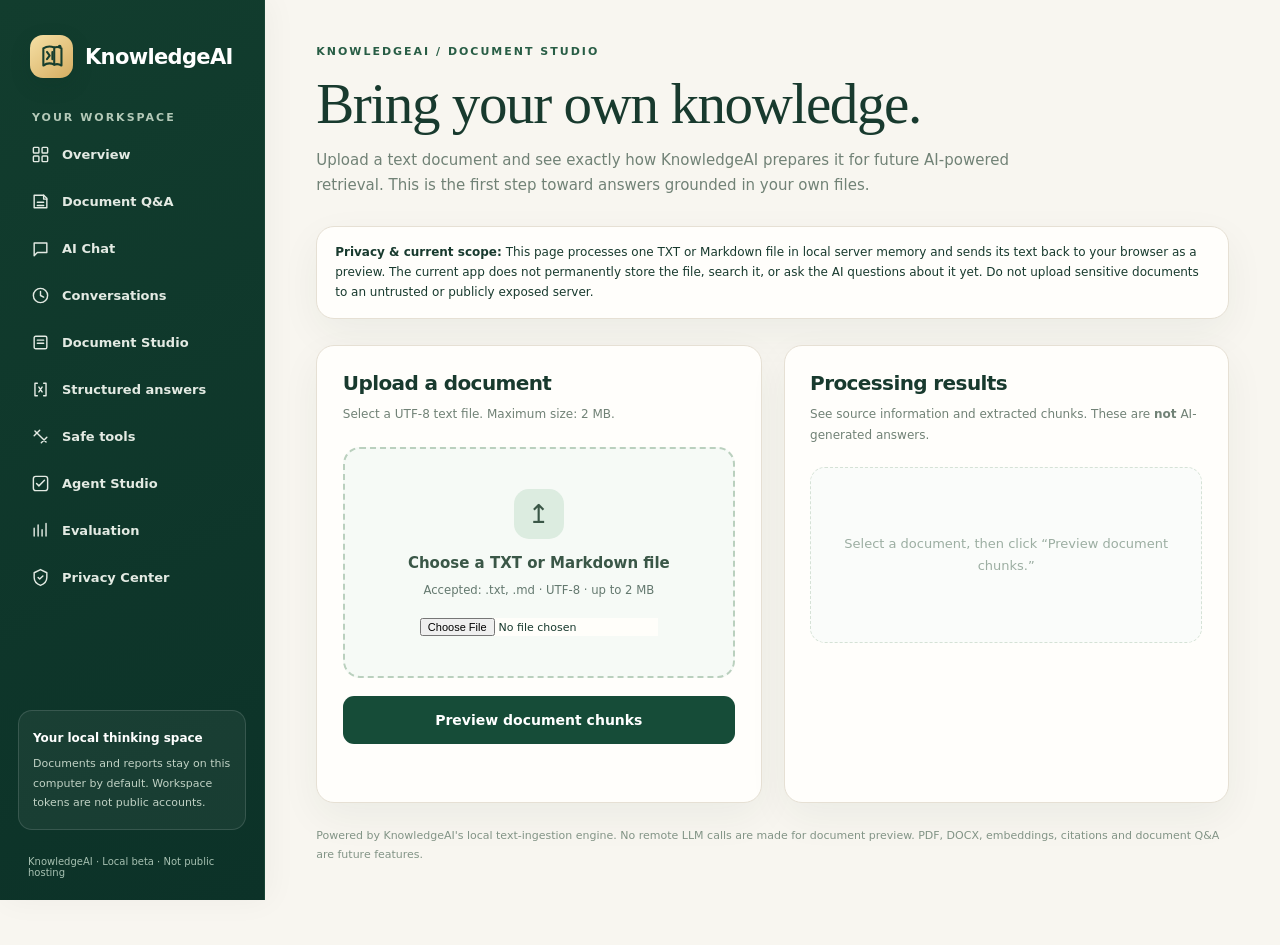
<file: frontend/documents.html>
<!doctype html>
<html lang="en">
<head>
  <meta charset="utf-8">
  <meta name="viewport" content="width=device-width, initial-scale=1">
  <meta name="theme-color" content="#f7f8f3">
  <title>KnowledgeAI · Document Studio</title>
  <style>
    :root{font-family:Inter,"Segoe UI",Arial,sans-serif;--ink:#1e332d;--muted:#64796f;--accent:#315e54;--paper:#f7f8f3;--line:#dee9df;--bg:#fff}
    *{box-sizing:border-box}body{margin:0;min-height:100vh;background:radial-gradient(ellipse at 85% 0%,#e1f0e5,transparent 50%),var(--paper);color:var(--ink);font-size:14px}
    a{color:inherit;text-decoration:none}button,input{font:inherit}button{cursor:pointer}:focus-visible{outline:3px solid #99c1a1;outline-offset:3px}
    header{border-bottom:1px solid var(--line);background:#ffffffc9;backdrop-filter:blur(12px)}.head{max-width:1100px;padding:19px 25px;margin:auto;display:flex;justify-content:space-between;align-items:center;gap:12px}
    .brand{font-size:22px;font-weight:850;letter-spacing:-.9px}.brand span{color:#548b72}.nav{display:flex;gap:11px;align-items:center}.nav a{padding:11px 14px;border-radius:11px;color:var(--muted);font-size:12px;font-weight:700}.nav a:hover,.nav a.active{background:#e9f1e8;color:#315e54}
    main{max-width:1100px;margin:0 auto;padding:45px 25px 60px}.eyebrow{font-size:11px;text-transform:uppercase;letter-spacing:2px;font-weight:850;color:#62816b}h1{font-size:clamp(34px,5vw,57px);letter-spacing:-2px;line-height:1.1;margin:15px 0 12px}.intro{font-size:15px;line-height:1.8;color:#6a8072;max-width:750px;margin:0 0 27px}
    .banner{border:1px solid #d6e5d8;background:#edf7ec;border-radius:15px;padding:15px 18px;color:#416b51;margin:0 0 26px;font-size:12px;line-height:1.7}
    .layout{display:grid;grid-template-columns:minmax(0,1fr) minmax(0,1fr);gap:22px}.panel{background:var(--bg);border:1px solid var(--line);border-radius:20px;padding:26px;box-shadow:0 14px 30px #284c3610;min-width:0}.panel h2{font-size:20px;letter-spacing:-.6px;margin:0 0 9px}.sub{color:var(--muted);line-height:1.7;font-size:12px;margin:0 0 22px}
    .drop{display:block;border:2px dashed #bad0be;background:#f6faf6;padding:40px 22px;border-radius:17px;text-align:center;cursor:pointer;transition:.18s}.drop:hover,.drop:focus-within{border-color:#558e70;background:#eff7ef}.drop-icon{margin:0 auto 15px;width:50px;height:50px;background:#dcece0;border-radius:15px;display:grid;place-items:center;font-size:26px}.drop strong{display:block;font-size:15px}.drop small{display:block;color:var(--muted);margin-top:9px;line-height:1.6}.drop input{margin-top:18px;max-width:100%;font-size:11px;color:#4f7660}
    .button{margin-top:18px;width:100%;border:0;border-radius:12px;padding:16px 20px;background:var(--accent);color:#fff;font-weight:750}.button:hover:not(:disabled){background:#244e43}.button:disabled{opacity:.55;cursor:not-allowed}.error{color:#ae3f41;min-height:20px;font-size:12px;margin:13px 0 0;white-space:pre-wrap}
    .empty{color:#9caea2;text-align:center;border:1px dashed #d5e2d6;background:#fafcfa;border-radius:15px;padding:65px 17px;font-size:13px;line-height:1.7}.meta{display:flex;gap:9px;flex-wrap:wrap;margin-bottom:15px}.chip{background:#e9f4e9;color:#456d55;border-radius:20px;font-size:11px;font-weight:700;padding:8px 12px}.chunks{display:grid;gap:11px;max-height:510px;overflow:auto}.chunk{border:1px solid #e3eae4;border-radius:12px;background:#fcfdfb;padding:15px}.chunk strong{font-size:11px;color:#3d6c55}.chunk pre{font-family:inherit;font-size:12px;white-space:pre-wrap;overflow-wrap:anywhere;color:#485c50;line-height:1.6;margin:9px 0 0}.privacy{margin-top:24px;color:#829486;font-size:11px;line-height:1.7}
    @media(max-width:750px){main{padding:30px 15px}.head{padding:14px 16px}.layout{grid-template-columns:1fr}.panel{padding:20px}.nav a{padding:9px 8px}.brand{font-size:19px}}
  </style>
<style id="kai-unified-theme">
/* KnowledgeAI Unified Interface · 2026
   Shared visual layer only. Feature logic and backend routes are unchanged. */
:root {
  color-scheme:light!important;
  --kai-forest:#103d2d;
  --kai-forest-deep:#0c3228;
  --kai-leaf:#28694d;
  --kai-ivory:#f8f6f0;
  --kai-white:#fffefb;
  --kai-copper:#a66f50;
  --kai-gold:#e9c46f;
  --kai-ink:#183a2e;
  --kai-muted:#718276;
  --kai-line:#e6e0d4;
  --kai-shadow:0 14px 40px rgba(27,58,42,.055);
}
html{background:var(--kai-ivory)!important}
body.kai-v2{background:var(--kai-ivory)!important;color:var(--kai-ink)!important;color-scheme:light!important;font-family:Inter,"Segoe UI",system-ui,-apple-system,sans-serif!important;padding-left:265px!important;min-height:100vh!important;max-width:none!important}
body.kai-v2 *,body.kai-v2 *:before,body.kai-v2 *:after{box-sizing:border-box}
body.kai-v2 a:focus-visible,body.kai-v2 button:focus-visible,body.kai-v2 input:focus-visible,body.kai-v2 textarea:focus-visible{outline:3px solid #d1aa58!important;outline-offset:3px}
body.kai-v2 a{text-underline-offset:3px}
/* Identical workspace navigation across existing legacy pages. */
#kai-unified-sidebar{position:fixed;left:0;top:0;bottom:0;width:265px;z-index:9000;overflow-y:auto;display:flex;flex-direction:column;gap:26px;padding:30px 18px 22px;color:#f7fbf5;background:linear-gradient(155deg,#123d2e,#0c3228);border-right:1px solid #194536;box-shadow:4px 0 30px #102c200b}
#kai-unified-sidebar .kai-brand{display:flex;align-items:center;gap:12px;padding:5px 12px;color:#fff!important;font-size:21px;font-weight:800;letter-spacing:-.65px;text-decoration:none!important;white-space:nowrap}
#kai-unified-sidebar .kai-logo{display:grid;place-items:center;flex:0 0 43px;width:43px;height:43px;border-radius:13px;background:linear-gradient(140deg,#f6e0a5,#d5ad61);color:#173e2e;box-shadow:0 7px 20px #092d222c}
#kai-unified-sidebar .kai-logo svg{width:29px;height:29px}
#kai-unified-sidebar .kai-section{padding:2px 14px 9px;font-size:11px;letter-spacing:2px;font-weight:800;color:#b4c9b8;text-transform:uppercase}
#kai-unified-sidebar .kai-menu{display:grid;gap:4px}
#kai-unified-sidebar .kai-menu a{display:flex;gap:12px;align-items:center;min-height:43px;padding:11px 13px;border-radius:12px;text-decoration:none!important;color:#e3eae3!important;font-size:13px;font-weight:650;transition:background .15s,transform .15s}
#kai-unified-sidebar .kai-menu a:hover{background:#ffffff17}
#kai-unified-sidebar .kai-menu a[aria-current="page"]{background:#2b6853;color:#fff!important;box-shadow:inset 3px 0 0 var(--kai-gold)}
#kai-unified-sidebar .kai-menu svg{flex:0 0 19px;width:19px;height:19px;fill:none;stroke:currentColor;stroke-width:1.8;stroke-linecap:round;stroke-linejoin:round}
#kai-unified-sidebar .kai-sidefooter{margin-top:auto;padding:17px 14px;border-radius:14px;border:1px solid #ffffff22;background:#ffffff0d;color:#c0d1c4;font-size:11px;line-height:1.75}
#kai-unified-sidebar .kai-sidefooter strong{display:block;color:#fff;font-size:12px;margin-bottom:5px}
#kai-unified-sidebar .kai-footnote{font-size:10px;color:#a6c0b1;padding:0 10px}
#kai-mobile-trigger{display:none}
#kai-nav-shade[hidden]{display:none!important}
/* Suppress ONLY duplicated page chrome. Do not hide functional data panels. */
body.kai-v2 > .layout{display:block!important;grid-template-columns:none!important;max-width:none!important;width:100%!important;margin:0!important;min-height:100vh}
body.kai-v2 > .layout > aside{display:none!important}
body.kai-v2 > .shell:not(.kai-conversations-shell){display:block!important;grid-template-columns:none!important;max-width:none!important;width:100%!important;margin:0!important}
body.kai-v2 > .shell > aside.sidebar{display:none!important}
body.kai-v2 > main.shell{max-width:1130px!important;padding:45px clamp(20px,3.5vw,55px) 75px!important}
body.kai-v2 > main.shell > nav.nav{display:none!important}
body.kai-v2 > header{display:none!important}
body.kai-v2 > aside{display:none!important}
body.kai-v2 .layout > main,body.kai-v2 .shell > main{min-width:0}
/* Conversation list remains visible: it is functional, not duplicated navigation. */
body.kai-v2.kai-conversations > .shell{display:grid!important;grid-template-columns:245px minmax(0,1fr)!important;width:100%!important;max-width:none!important;margin:0!important;background:var(--kai-ivory)!important}
body.kai-v2.kai-conversations > .shell > aside{background:#f0f1e9!important;border-right:1px solid var(--kai-line)!important;padding:26px 17px!important;color:var(--kai-ink)!important}
body.kai-v2.kai-conversations > .shell > aside .brand,body.kai-v2.kai-conversations > .shell > aside .nav{display:none!important}
/* Content rhythm & typography. */
body.kai-v2 h1{font-family:Georgia,"Times New Roman",serif!important;color:var(--kai-ink)!important;font-weight:500!important;letter-spacing:-1.4px!important;line-height:1.1!important}
body.kai-v2 h1 em,body.kai-v2 h1 span:not(.dot){color:var(--kai-copper)!important;font-style:normal}
body.kai-v2 h2,body.kai-v2 h3{color:var(--kai-ink)!important}
body.kai-v2 .eyebrow,body.kai-v2 .topline,body.kai-v2 .kicker{color:#285d45!important;font-weight:800!important;letter-spacing:2px!important;text-transform:uppercase}
body.kai-v2 .lead,body.kai-v2 .intro,body.kai-v2 .muted,body.kai-v2 .mini,body.kai-v2 .sub,body.kai-v2 .hint{color:var(--kai-muted)!important;line-height:1.7!important}
body.kai-v2 .main,body.kai-v2 main{color:var(--kai-ink)}
body.kai-v2 .panel,body.kai-v2 .card,body.kai-v2 .info-card,body.kai-v2 .chat-card,body.kai-v2 .ask-shell,body.kai-v2 .chat,body.kai-v2 .banner{background:var(--kai-white)!important;border:1px solid var(--kai-line)!important;border-radius:18px!important;box-shadow:var(--kai-shadow)!important;color:var(--kai-ink)!important}
body.kai-v2 .panel{padding:clamp(18px,2vw,27px)!important}
body.kai-v2 .primary,body.kai-v2 button.submit,body.kai-v2 button.send,body.kai-v2 .new-chat,body.kai-v2 button[type="submit"]:not(.secondary):not(.danger){background:#164c38!important;border-color:#164c38!important;color:#fff!important;border-radius:11px!important;font-weight:800!important;box-shadow:none!important}
body.kai-v2 .primary:hover:not(:disabled),body.kai-v2 button.submit:hover:not(:disabled),body.kai-v2 button.send:hover:not(:disabled){background:#28694d!important}
body.kai-v2 .secondary,body.kai-v2 button.outline,body.kai-v2 button:not(.primary):not(.danger):not(.submit):not(.send):not(.new-chat){border-radius:10px}
body.kai-v2 input:not([type="checkbox"]):not([type="radio"]),body.kai-v2 select,body.kai-v2 textarea{background:#fffefa!important;color:#183a2e!important;border-color:#d8ded4!important;accent-color:#28694d}
body.kai-v2 input::placeholder,body.kai-v2 textarea::placeholder{color:#91a097!important}
body.kai-v2 label{color:#3a5747!important}
body.kai-v2 a:not(#kai-unified-sidebar a){accent-color:#1d6848}
/* Component-specific refinements, preserving IDs, API requests and event listeners. */
body.kai-v2.kai-rag main{max-width:1220px!important;padding:46px clamp(20px,4vw,58px) 65px!important}
body.kai-v2.kai-rag .columns{gap:20px!important}
body.kai-v2.kai-rag .output,body.kai-v2.kai-rag .file{background:#f9f8f3!important;border:1px solid var(--kai-line)!important;color:var(--kai-ink)!important}
body.kai-v2.kai-rag .source{background:#f6f2e9!important;border-left:3px solid var(--kai-gold)!important;color:var(--kai-ink)!important}
body.kai-v2.kai-rag .source p,body.kai-v2.kai-rag .file small,body.kai-v2.kai-rag #status,body.kai-v2.kai-rag .answerLabel{color:#627b67!important}
body.kai-v2.kai-rag .notice{background:#f2efe5!important;border:1px solid #e6dfcc!important;color:#596b5b!important}
body.kai-v2.kai-rag .dot{background:#d7ae5b!important}
body.kai-v2.kai-rag input::file-selector-button{background:#e8eadf!important;color:#204b36!important;border:0;border-radius:9px;padding:10px}
body.kai-v2.kai-tools .tool,body.kai-v2.kai-tools .result,body.kai-v2.kai-tools .trace,body.kai-v2.kai-structured .answer,body.kai-v2.kai-conversations .notice{background:#f9f8f3!important;color:var(--kai-ink)!important;border-color:var(--kai-line)!important}
body.kai-v2.kai-chat .layout{background:transparent!important}
body.kai-v2.kai-chat .sidebar{display:none!important}
body.kai-v2.kai-chat .content{max-width:1350px!important}
body.kai-v2.kai-chat .main{background:var(--kai-ivory)!important}
body.kai-v2.kai-chat .topbar{background:transparent!important;border-color:var(--kai-line)!important}
body.kai-v2.kai-chat .bubble{background:#f8f8f2!important;border-color:var(--kai-line)!important;color:var(--kai-ink)!important}
body.kai-v2.kai-chat .message.user .bubble{background:#205b42!important;border-color:#205b42!important;color:#fff!important}
body.kai-v2.kai-chat .right-rail{min-width:0}
body.kai-v2.kai-agent .main{max-width:1280px;margin:0 auto;padding:45px clamp(20px,4vw,58px) 65px!important}
body.kai-v2.kai-agent .layout{display:grid!important;grid-template-columns:minmax(0,1.2fr) minmax(260px,.85fr);gap:20px!important}
body.kai-v2.kai-privacy main{padding:48px clamp(20px,5vw,72px)!important;max-width:1030px!important}
body.kai-v2.kai-evaluation .main{max-width:1160px;margin:0 auto;padding:46px clamp(20px,4vw,58px) 65px!important}
body.kai-v2.kai-conversations .shell > main{max-width:none!important}
body.kai-v2.kai-documents main,body.kai-v2.kai-structured main{max-width:1140px!important;padding:45px clamp(20px,4vw,58px) 70px!important;margin:0 auto!important}
body.kai-v2.kai-tools .eyebrow{color:#285d45!important}
/* Compact navigation on phones; no loss of workspace navigation. */
@media(max-width:1050px){body.kai-v2.kai-chat .content{grid-template-columns:minmax(0,1fr)!important}body.kai-v2.kai-chat .right-rail{display:none!important}body.kai-v2.kai-agent .layout{grid-template-columns:1fr!important}}
@media(max-width:820px){body.kai-v2{padding-left:0!important;padding-top:62px!important}#kai-unified-sidebar{width:min(290px,84vw);transform:translateX(-102%);transition:transform .22s ease;box-shadow:20px 0 60px #05190c35}body.kai-v2.kai-menu-open #kai-unified-sidebar{transform:translateX(0)}#kai-mobile-trigger{display:flex!important;position:fixed;z-index:9002;left:13px;top:10px;align-items:center;gap:9px;background:#123d2e;color:#fff;border:1px solid #35624b;border-radius:11px;padding:10px 15px;font-size:13px;font-weight:750;cursor:pointer}#kai-nav-shade:not([hidden]){position:fixed;z-index:8999;inset:0;background:#07190e99;display:block}body.kai-v2.kai-conversations > .shell{grid-template-columns:1fr!important}body.kai-v2.kai-conversations > .shell > aside{border-bottom:1px solid var(--kai-line)!important;border-right:0!important;min-height:0!important}body.kai-v2.kai-rag .columns{grid-template-columns:1fr!important}body.kai-v2.kai-agent .layout{grid-template-columns:1fr!important}body.kai-v2.kai-chat .content{padding:14px!important}body.kai-v2.kai-chat .chat-card{min-height:520px;max-height:none}body.kai-v2 .panel{padding:18px!important}}
@media(max-width:500px){body.kai-v2 h1{font-size:clamp(30px,8vw,44px)!important}body.kai-v2.kai-rag main,body.kai-v2.kai-agent .main,body.kai-v2.kai-evaluation .main{padding:30px 16px!important}body.kai-v2.kai-rag .columns{grid-template-columns:minmax(0,1fr)!important}body.kai-v2 .panel{border-radius:15px!important}}
@media(prefers-reduced-motion:reduce){#kai-unified-sidebar{transition:none!important}}

</style>
  <link rel="icon" type="image/png" sizes="32x32" href="[data-uri]">
</head>
<body class="kai-v2 kai-documents">
<!-- KAI_UNIFIED_SHELL_START: shared KnowledgeAI design; no feature/backend logic changed -->
<button type="button" id="kai-mobile-trigger" aria-controls="kai-unified-sidebar" aria-expanded="false" aria-label="Open workspace navigation">☰ <span>KnowledgeAI</span></button>
<div id="kai-nav-shade" hidden></div>
<div id="kai-unified-sidebar" role="navigation" aria-label="KnowledgeAI workspace navigation">
  <a class="kai-brand" href="/workspace" aria-label="KnowledgeAI Overview">
    <span class="kai-logo" aria-hidden="true"><svg viewBox="0 0 32 32" fill="none" stroke="currentColor" stroke-width="2.3" stroke-linecap="round" stroke-linejoin="round"><path d="M7 7v19c4-3 8-3 12-1V6C14 4 10 5 7 7Z"/><path d="M19 6c3-1 5-1 8 1v19c-3-2-5-2-8-1"/><path d="m11 11 3 4-3 4m6-8v8"/><circle cx="25" cy="5" r="2" fill="currentColor" stroke="none"/></svg></span>
    <span>KnowledgeAI</span>
  </a>
  <div><div class="kai-section">Your workspace</div>
    <div class="kai-menu" aria-label="Features">
      <a href="/workspace" data-route="workspace"><svg viewBox="0 0 24 24"><rect x="3" y="3" width="7" height="7" rx="1"/><rect x="14" y="3" width="7" height="7" rx="1"/><rect x="3" y="14" width="7" height="7" rx="1"/><rect x="14" y="14" width="7" height="7" rx="1"/></svg>Overview</a>
      <a href="/rag" data-route="rag"><svg viewBox="0 0 24 24"><path d="M4 4h12l4 4v12H4Z"/><path d="M16 4v5h4M8 13h8M8 17h8"/></svg>Document Q&amp;A</a>
      <a href="/chat" data-route="chat"><svg viewBox="0 0 24 24"><path d="M4 5h16v12H8l-4 4Z"/></svg>AI Chat</a>
      <a href="/conversations" data-route="conversations"><svg viewBox="0 0 24 24"><circle cx="12" cy="12" r="9"/><path d="M12 7v5l4 2"/></svg>Conversations</a>
      <a href="/documents" data-route="documents"><svg viewBox="0 0 24 24"><rect x="4" y="4" width="16" height="16" rx="2"/><path d="M8 9h8M8 13h8"/></svg>Document Studio</a>
      <a href="/structured" data-route="structured"><svg viewBox="0 0 24 24"><path d="M8 4H5v16h3M16 4h3v16h-3M10 9l4 6M14 9l-4 6"/></svg>Structured answers</a>
      <a href="/tools" data-route="tools"><svg viewBox="0 0 24 24"><path d="m5 5 14 14M4 11l7-7m2 16 7-7"/></svg>Safe tools</a>
      <a href="/agent" data-route="agent"><svg viewBox="0 0 24 24"><rect x="3" y="3" width="18" height="18" rx="3"/><path d="m7 12 3 3 7-7"/></svg>Agent Studio</a>
      <a href="/evaluation" data-route="evaluation"><svg viewBox="0 0 24 24"><path d="M4 19V9m5 10V5m5 14v-8m5 8V3"/></svg>Evaluation</a>
      <a href="/privacy" data-route="privacy"><svg viewBox="0 0 24 24"><path d="M12 2 4 6v6c0 5 3 8 8 10 5-2 8-5 8-10V6Z"/><path d="m9 12 2 2 4-4"/></svg>Privacy Center</a>
    </div>
  </div>
  <div class="kai-sidefooter"><strong>Your local thinking space</strong>Documents and reports stay on this computer by default. Workspace tokens are not public accounts.</div>
  <div class="kai-footnote">KnowledgeAI · Local beta · Not public hosting</div>
</div>
<!-- KAI_UNIFIED_SHELL_END -->


  <header><div class="head"><a href="/chat" class="brand">Knowledge<span>AI</span></a><nav class="nav" aria-label="Main navigation"><a href="/chat">AI Chat</a><a class="active" href="/documents" aria-current="page">Documents</a><a href="/docs" target="_blank" rel="noopener">API Docs</a></nav></div></header>
  <main>
    <div class="eyebrow">KNOWLEDGEAI / DOCUMENT STUDIO</div>
    <h1>Bring your own knowledge.</h1>
    <p class="intro">Upload a text document and see exactly how KnowledgeAI prepares it for future AI-powered retrieval. This is the first step toward answers grounded in your own files.</p>
    <div class="banner"><strong>Privacy &amp; current scope:</strong> This page processes one TXT or Markdown file in local server memory and sends its text back to your browser as a preview. The current app does not permanently store the file, search it, or ask the AI questions about it yet. Do not upload sensitive documents to an untrusted or publicly exposed server.</div>
    <div class="layout">
      <section class="panel" aria-labelledby="upload-title"><h2 id="upload-title">Upload a document</h2><p class="sub">Select a UTF-8 text file. Maximum size: 2 MB.</p>
        <form id="upload-form"><label class="drop" for="document"><span class="drop-icon" aria-hidden="true">↥</span><strong>Choose a TXT or Markdown file</strong><small>Accepted: .txt, .md · UTF-8 · up to 2 MB</small><input id="document" name="document" type="file" accept=".txt,.md,text/plain,text/markdown" required></label><button id="submit" class="button" type="submit">Preview document chunks</button><div class="error" id="error" role="alert" aria-live="assertive"></div></form>
      </section>
      <section class="panel" aria-labelledby="result-title"><h2 id="result-title">Processing results</h2><p class="sub">See source information and extracted chunks. These are <strong>not</strong> AI-generated answers.</p><div id="result" class="empty" aria-live="polite">Select a document, then click “Preview document chunks.”</div></section>
    </div>
    <p class="privacy">Powered by KnowledgeAI's local text-ingestion engine. No remote LLM calls are made for document preview. PDF, DOCX, embeddings, citations and document Q&amp;A are future features.</p>
  </main>
  <script>
    'use strict';
    const form=document.getElementById('upload-form');
    const fileInput=document.getElementById('document');
    const button=document.getElementById('submit');
    const error=document.getElementById('error');
    const result=document.getElementById('result');
    form.addEventListener('submit',async(event)=>{
      event.preventDefault();
      error.textContent='';
      const file=fileInput.files[0];
      if(!file){error.textContent='Choose a file first.';return;}
      if(!/\.(txt|md)$/i.test(file.name)){error.textContent='Only .txt and .md files are supported.';return;}
      if(file.size>2000000){error.textContent='File is too large (maximum 2 MB).';return;}
      button.disabled=true;button.textContent='Processing document…';
      try{
        const response=await fetch('/api/documents/preview',{method:'POST',headers:{'X-Filename':file.name,'Content-Type':'application/octet-stream'},body:file,cache:'no-store'});
        let data;
        try{data=await response.json();}catch{throw Error('Invalid server response');}
        if(!response.ok){throw Error(typeof data.detail==='string'?data.detail:'Document processing failed');}
        result.className='';result.replaceChildren();
        const meta=document.createElement('div');meta.className='meta';
        for(const label of [data.filename,`${data.size_bytes.toLocaleString()} bytes`,`${data.chunk_count} chunk(s)`]){const chip=document.createElement('span');chip.className='chip';chip.textContent=label;meta.append(chip);}
        result.append(meta);
        const holder=document.createElement('div');holder.className='chunks';
        for(const chunk of data.chunks){const item=document.createElement('article');item.className='chunk';const title=document.createElement('strong');title.textContent=`CHUNK ${chunk.chunk_number}`;const content=document.createElement('pre');content.textContent=chunk.text;item.append(title,content);holder.append(item);}
        result.append(holder);
      }catch(ex){error.textContent=ex.message||'Unable to process file';result.className='empty';result.textContent='Document processing unavailable.';}
      finally{button.disabled=false;button.textContent='Preview document chunks';}
    });
  </script>
<script id="kai-unified-script">
/* KnowledgeAI navigation enhancement: UI only, no network requests or storage. */
(()=>{'use strict';
  const current=location.pathname.replace(/\/$/,'')||'/';
  for(const a of document.querySelectorAll('#kai-unified-sidebar .kai-menu a')){
    if(a.getAttribute('href')===current){a.setAttribute('aria-current','page');}
  }
  const button=document.getElementById('kai-mobile-trigger');
  const shade=document.getElementById('kai-nav-shade');
  function close(){document.body.classList.remove('kai-menu-open');button.setAttribute('aria-expanded','false');shade.hidden=true;}
  button.addEventListener('click',()=>{
    const open=!document.body.classList.contains('kai-menu-open');
    document.body.classList.toggle('kai-menu-open',open);
    button.setAttribute('aria-expanded',String(open));shade.hidden=!open;
  });
  shade.addEventListener('click',close);
  document.addEventListener('keydown',e=>{if(e.key==='Escape')close()});
})();

</script>
</body>
</html>
</file>
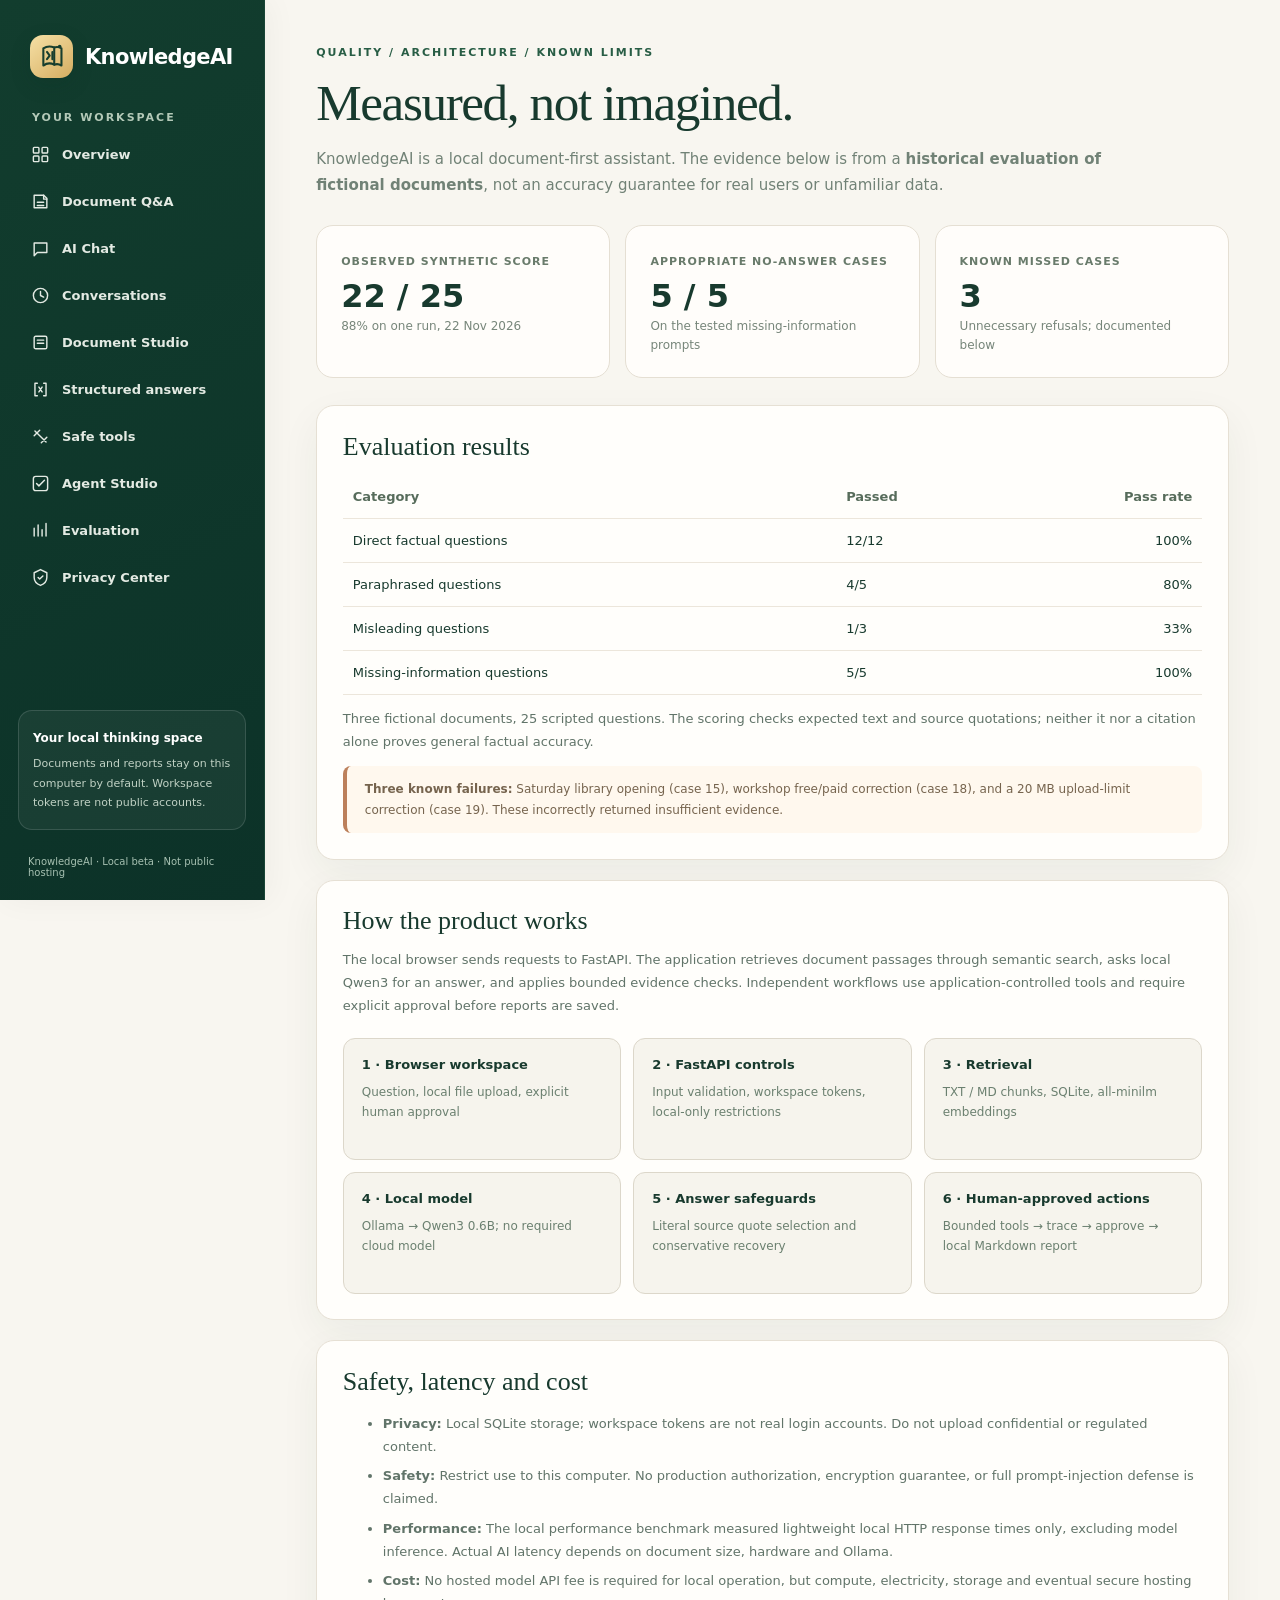
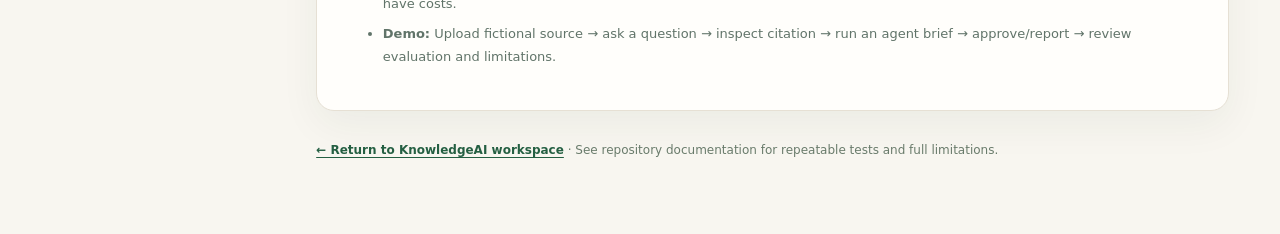
<file: frontend/evaluation.html>
<!doctype html>
<html lang="en">
<head><meta charset="utf-8"><meta name="viewport" content="width=device-width,initial-scale=1"><meta name="theme-color" content="#123c2e"><title>KnowledgeAI — Evaluation & Architecture</title>
<style>
:root{font-family:Inter,"Segoe UI",system-ui,sans-serif;color:#173e2d;--green:#123d2e;--paper:#fffdfa;--bg:#f8f6f0;--line:#e5dfd3;--muted:#67796c;--copper:#ab7354}
*{box-sizing:border-box}body{margin:0;background:var(--bg)}a{color:#245f42}a:focus-visible{outline:3px solid #d9b968;outline-offset:3px}.layout{min-height:100vh;display:grid;grid-template-columns:230px 1fr}.side{background:var(--green);padding:33px 21px;color:#fff}.brand{font-size:21px;font-weight:800;text-decoration:none;color:#fdf9e8}.nav{display:grid;gap:8px;margin:40px 0}.nav a{color:#dce7dd;text-decoration:none;font-size:13px;padding:11px;border-radius:9px}.nav .active,.nav a:hover{background:#30674f}.note{font-size:11px;line-height:1.7;color:#cedbd0}.main{padding:35px clamp(18px,5vw,74px) 70px;max-width:1350px}.eyebrow{font-size:11px;letter-spacing:2px;text-transform:uppercase;color:#416951;font-weight:800}.main h1{font:500 clamp(34px,4vw,56px) Georgia,serif;color:var(--copper);letter-spacing:-1.2px;margin:16px 0}.intro{max-width:850px;color:var(--muted);font-size:15px;line-height:1.8}.statrow{display:grid;grid-template-columns:repeat(3,1fr);gap:15px;margin:27px 0}.stat{background:var(--paper);border:1px solid var(--line);border-radius:17px;padding:24px}.stat small{font-size:11px;font-weight:700;color:#697b6b;letter-spacing:1px;text-transform:uppercase}.stat strong{display:block;font-size:32px;margin-top:8px}.stat span{font-size:12px;color:#77867a}.panel{background:var(--paper);border:1px solid var(--line);padding:28px;border-radius:18px;margin:20px 0}.panel h2{font:500 26px Georgia,serif;margin:0 0 13px}.panel p,.panel li{color:#617469;font-size:13px;line-height:1.75}.panel li{margin:7px 0}table{border-collapse:collapse;width:100%;font-size:13px}th,td{padding:14px 10px;text-align:left;border-bottom:1px solid #ece6db}th{color:#576c5b;font-weight:800}td:last-child,th:last-child{text-align:right}.architecture{display:grid;grid-template-columns:repeat(3,minmax(0,1fr));gap:12px;margin-top:20px}.node{background:#f6f4ed;border:1px solid #dcd7ca;border-radius:12px;padding:18px;min-height:122px}.node strong{display:block;margin-bottom:9px;font-size:13px}.node span{font-size:12px;color:#6b8070;line-height:1.5}.arrow{color:#a77c46}.foot{font-size:12px;color:#697b6b;padding:12px 0}.foot a{font-weight:800}.warning{border-left:4px solid #bc805b;background:#fff8ee;border-radius:8px;padding:13px 18px;font-size:12px;color:#76644e;line-height:1.7}
@media(max-width:900px){.layout{grid-template-columns:1fr}.side{display:flex;align-items:center;justify-content:space-between;gap:15px;padding:17px}.nav{display:flex;gap:6px;flex-wrap:wrap;margin:0}.nav a{padding:9px}.note{display:none}.statrow{grid-template-columns:1fr 1fr}.architecture{grid-template-columns:1fr 1fr}}
@media(max-width:560px){.side{display:block}.brand{display:block;margin-bottom:10px}.statrow,.architecture{grid-template-columns:1fr}.panel{padding:18px}.main{padding:24px 16px}}
</style><style id="kai-unified-theme">
/* KnowledgeAI Unified Interface · 2026
   Shared visual layer only. Feature logic and backend routes are unchanged. */
:root {
  color-scheme:light!important;
  --kai-forest:#103d2d;
  --kai-forest-deep:#0c3228;
  --kai-leaf:#28694d;
  --kai-ivory:#f8f6f0;
  --kai-white:#fffefb;
  --kai-copper:#a66f50;
  --kai-gold:#e9c46f;
  --kai-ink:#183a2e;
  --kai-muted:#718276;
  --kai-line:#e6e0d4;
  --kai-shadow:0 14px 40px rgba(27,58,42,.055);
}
html{background:var(--kai-ivory)!important}
body.kai-v2{background:var(--kai-ivory)!important;color:var(--kai-ink)!important;color-scheme:light!important;font-family:Inter,"Segoe UI",system-ui,-apple-system,sans-serif!important;padding-left:265px!important;min-height:100vh!important;max-width:none!important}
body.kai-v2 *,body.kai-v2 *:before,body.kai-v2 *:after{box-sizing:border-box}
body.kai-v2 a:focus-visible,body.kai-v2 button:focus-visible,body.kai-v2 input:focus-visible,body.kai-v2 textarea:focus-visible{outline:3px solid #d1aa58!important;outline-offset:3px}
body.kai-v2 a{text-underline-offset:3px}
/* Identical workspace navigation across existing legacy pages. */
#kai-unified-sidebar{position:fixed;left:0;top:0;bottom:0;width:265px;z-index:9000;overflow-y:auto;display:flex;flex-direction:column;gap:26px;padding:30px 18px 22px;color:#f7fbf5;background:linear-gradient(155deg,#123d2e,#0c3228);border-right:1px solid #194536;box-shadow:4px 0 30px #102c200b}
#kai-unified-sidebar .kai-brand{display:flex;align-items:center;gap:12px;padding:5px 12px;color:#fff!important;font-size:21px;font-weight:800;letter-spacing:-.65px;text-decoration:none!important;white-space:nowrap}
#kai-unified-sidebar .kai-logo{display:grid;place-items:center;flex:0 0 43px;width:43px;height:43px;border-radius:13px;background:linear-gradient(140deg,#f6e0a5,#d5ad61);color:#173e2e;box-shadow:0 7px 20px #092d222c}
#kai-unified-sidebar .kai-logo svg{width:29px;height:29px}
#kai-unified-sidebar .kai-section{padding:2px 14px 9px;font-size:11px;letter-spacing:2px;font-weight:800;color:#b4c9b8;text-transform:uppercase}
#kai-unified-sidebar .kai-menu{display:grid;gap:4px}
#kai-unified-sidebar .kai-menu a{display:flex;gap:12px;align-items:center;min-height:43px;padding:11px 13px;border-radius:12px;text-decoration:none!important;color:#e3eae3!important;font-size:13px;font-weight:650;transition:background .15s,transform .15s}
#kai-unified-sidebar .kai-menu a:hover{background:#ffffff17}
#kai-unified-sidebar .kai-menu a[aria-current="page"]{background:#2b6853;color:#fff!important;box-shadow:inset 3px 0 0 var(--kai-gold)}
#kai-unified-sidebar .kai-menu svg{flex:0 0 19px;width:19px;height:19px;fill:none;stroke:currentColor;stroke-width:1.8;stroke-linecap:round;stroke-linejoin:round}
#kai-unified-sidebar .kai-sidefooter{margin-top:auto;padding:17px 14px;border-radius:14px;border:1px solid #ffffff22;background:#ffffff0d;color:#c0d1c4;font-size:11px;line-height:1.75}
#kai-unified-sidebar .kai-sidefooter strong{display:block;color:#fff;font-size:12px;margin-bottom:5px}
#kai-unified-sidebar .kai-footnote{font-size:10px;color:#a6c0b1;padding:0 10px}
#kai-mobile-trigger{display:none}
#kai-nav-shade[hidden]{display:none!important}
/* Suppress ONLY duplicated page chrome. Do not hide functional data panels. */
body.kai-v2 > .layout{display:block!important;grid-template-columns:none!important;max-width:none!important;width:100%!important;margin:0!important;min-height:100vh}
body.kai-v2 > .layout > aside{display:none!important}
body.kai-v2 > .shell:not(.kai-conversations-shell){display:block!important;grid-template-columns:none!important;max-width:none!important;width:100%!important;margin:0!important}
body.kai-v2 > .shell > aside.sidebar{display:none!important}
body.kai-v2 > main.shell{max-width:1130px!important;padding:45px clamp(20px,3.5vw,55px) 75px!important}
body.kai-v2 > main.shell > nav.nav{display:none!important}
body.kai-v2 > header{display:none!important}
body.kai-v2 > aside{display:none!important}
body.kai-v2 .layout > main,body.kai-v2 .shell > main{min-width:0}
/* Conversation list remains visible: it is functional, not duplicated navigation. */
body.kai-v2.kai-conversations > .shell{display:grid!important;grid-template-columns:245px minmax(0,1fr)!important;width:100%!important;max-width:none!important;margin:0!important;background:var(--kai-ivory)!important}
body.kai-v2.kai-conversations > .shell > aside{background:#f0f1e9!important;border-right:1px solid var(--kai-line)!important;padding:26px 17px!important;color:var(--kai-ink)!important}
body.kai-v2.kai-conversations > .shell > aside .brand,body.kai-v2.kai-conversations > .shell > aside .nav{display:none!important}
/* Content rhythm & typography. */
body.kai-v2 h1{font-family:Georgia,"Times New Roman",serif!important;color:var(--kai-ink)!important;font-weight:500!important;letter-spacing:-1.4px!important;line-height:1.1!important}
body.kai-v2 h1 em,body.kai-v2 h1 span:not(.dot){color:var(--kai-copper)!important;font-style:normal}
body.kai-v2 h2,body.kai-v2 h3{color:var(--kai-ink)!important}
body.kai-v2 .eyebrow,body.kai-v2 .topline,body.kai-v2 .kicker{color:#285d45!important;font-weight:800!important;letter-spacing:2px!important;text-transform:uppercase}
body.kai-v2 .lead,body.kai-v2 .intro,body.kai-v2 .muted,body.kai-v2 .mini,body.kai-v2 .sub,body.kai-v2 .hint{color:var(--kai-muted)!important;line-height:1.7!important}
body.kai-v2 .main,body.kai-v2 main{color:var(--kai-ink)}
body.kai-v2 .panel,body.kai-v2 .card,body.kai-v2 .info-card,body.kai-v2 .chat-card,body.kai-v2 .ask-shell,body.kai-v2 .chat,body.kai-v2 .banner{background:var(--kai-white)!important;border:1px solid var(--kai-line)!important;border-radius:18px!important;box-shadow:var(--kai-shadow)!important;color:var(--kai-ink)!important}
body.kai-v2 .panel{padding:clamp(18px,2vw,27px)!important}
body.kai-v2 .primary,body.kai-v2 button.submit,body.kai-v2 button.send,body.kai-v2 .new-chat,body.kai-v2 button[type="submit"]:not(.secondary):not(.danger){background:#164c38!important;border-color:#164c38!important;color:#fff!important;border-radius:11px!important;font-weight:800!important;box-shadow:none!important}
body.kai-v2 .primary:hover:not(:disabled),body.kai-v2 button.submit:hover:not(:disabled),body.kai-v2 button.send:hover:not(:disabled){background:#28694d!important}
body.kai-v2 .secondary,body.kai-v2 button.outline,body.kai-v2 button:not(.primary):not(.danger):not(.submit):not(.send):not(.new-chat){border-radius:10px}
body.kai-v2 input:not([type="checkbox"]):not([type="radio"]),body.kai-v2 select,body.kai-v2 textarea{background:#fffefa!important;color:#183a2e!important;border-color:#d8ded4!important;accent-color:#28694d}
body.kai-v2 input::placeholder,body.kai-v2 textarea::placeholder{color:#91a097!important}
body.kai-v2 label{color:#3a5747!important}
body.kai-v2 a:not(#kai-unified-sidebar a){accent-color:#1d6848}
/* Component-specific refinements, preserving IDs, API requests and event listeners. */
body.kai-v2.kai-rag main{max-width:1220px!important;padding:46px clamp(20px,4vw,58px) 65px!important}
body.kai-v2.kai-rag .columns{gap:20px!important}
body.kai-v2.kai-rag .output,body.kai-v2.kai-rag .file{background:#f9f8f3!important;border:1px solid var(--kai-line)!important;color:var(--kai-ink)!important}
body.kai-v2.kai-rag .source{background:#f6f2e9!important;border-left:3px solid var(--kai-gold)!important;color:var(--kai-ink)!important}
body.kai-v2.kai-rag .source p,body.kai-v2.kai-rag .file small,body.kai-v2.kai-rag #status,body.kai-v2.kai-rag .answerLabel{color:#627b67!important}
body.kai-v2.kai-rag .notice{background:#f2efe5!important;border:1px solid #e6dfcc!important;color:#596b5b!important}
body.kai-v2.kai-rag .dot{background:#d7ae5b!important}
body.kai-v2.kai-rag input::file-selector-button{background:#e8eadf!important;color:#204b36!important;border:0;border-radius:9px;padding:10px}
body.kai-v2.kai-tools .tool,body.kai-v2.kai-tools .result,body.kai-v2.kai-tools .trace,body.kai-v2.kai-structured .answer,body.kai-v2.kai-conversations .notice{background:#f9f8f3!important;color:var(--kai-ink)!important;border-color:var(--kai-line)!important}
body.kai-v2.kai-chat .layout{background:transparent!important}
body.kai-v2.kai-chat .sidebar{display:none!important}
body.kai-v2.kai-chat .content{max-width:1350px!important}
body.kai-v2.kai-chat .main{background:var(--kai-ivory)!important}
body.kai-v2.kai-chat .topbar{background:transparent!important;border-color:var(--kai-line)!important}
body.kai-v2.kai-chat .bubble{background:#f8f8f2!important;border-color:var(--kai-line)!important;color:var(--kai-ink)!important}
body.kai-v2.kai-chat .message.user .bubble{background:#205b42!important;border-color:#205b42!important;color:#fff!important}
body.kai-v2.kai-chat .right-rail{min-width:0}
body.kai-v2.kai-agent .main{max-width:1280px;margin:0 auto;padding:45px clamp(20px,4vw,58px) 65px!important}
body.kai-v2.kai-agent .layout{display:grid!important;grid-template-columns:minmax(0,1.2fr) minmax(260px,.85fr);gap:20px!important}
body.kai-v2.kai-privacy main{padding:48px clamp(20px,5vw,72px)!important;max-width:1030px!important}
body.kai-v2.kai-evaluation .main{max-width:1160px;margin:0 auto;padding:46px clamp(20px,4vw,58px) 65px!important}
body.kai-v2.kai-conversations .shell > main{max-width:none!important}
body.kai-v2.kai-documents main,body.kai-v2.kai-structured main{max-width:1140px!important;padding:45px clamp(20px,4vw,58px) 70px!important;margin:0 auto!important}
body.kai-v2.kai-tools .eyebrow{color:#285d45!important}
/* Compact navigation on phones; no loss of workspace navigation. */
@media(max-width:1050px){body.kai-v2.kai-chat .content{grid-template-columns:minmax(0,1fr)!important}body.kai-v2.kai-chat .right-rail{display:none!important}body.kai-v2.kai-agent .layout{grid-template-columns:1fr!important}}
@media(max-width:820px){body.kai-v2{padding-left:0!important;padding-top:62px!important}#kai-unified-sidebar{width:min(290px,84vw);transform:translateX(-102%);transition:transform .22s ease;box-shadow:20px 0 60px #05190c35}body.kai-v2.kai-menu-open #kai-unified-sidebar{transform:translateX(0)}#kai-mobile-trigger{display:flex!important;position:fixed;z-index:9002;left:13px;top:10px;align-items:center;gap:9px;background:#123d2e;color:#fff;border:1px solid #35624b;border-radius:11px;padding:10px 15px;font-size:13px;font-weight:750;cursor:pointer}#kai-nav-shade:not([hidden]){position:fixed;z-index:8999;inset:0;background:#07190e99;display:block}body.kai-v2.kai-conversations > .shell{grid-template-columns:1fr!important}body.kai-v2.kai-conversations > .shell > aside{border-bottom:1px solid var(--kai-line)!important;border-right:0!important;min-height:0!important}body.kai-v2.kai-rag .columns{grid-template-columns:1fr!important}body.kai-v2.kai-agent .layout{grid-template-columns:1fr!important}body.kai-v2.kai-chat .content{padding:14px!important}body.kai-v2.kai-chat .chat-card{min-height:520px;max-height:none}body.kai-v2 .panel{padding:18px!important}}
@media(max-width:500px){body.kai-v2 h1{font-size:clamp(30px,8vw,44px)!important}body.kai-v2.kai-rag main,body.kai-v2.kai-agent .main,body.kai-v2.kai-evaluation .main{padding:30px 16px!important}body.kai-v2.kai-rag .columns{grid-template-columns:minmax(0,1fr)!important}body.kai-v2 .panel{border-radius:15px!important}}
@media(prefers-reduced-motion:reduce){#kai-unified-sidebar{transition:none!important}}

</style>
  <link rel="icon" type="image/png" sizes="32x32" href="[data-uri]">
</head>
<body class="kai-v2 kai-evaluation">
<!-- KAI_UNIFIED_SHELL_START: shared KnowledgeAI design; no feature/backend logic changed -->
<button type="button" id="kai-mobile-trigger" aria-controls="kai-unified-sidebar" aria-expanded="false" aria-label="Open workspace navigation">☰ <span>KnowledgeAI</span></button>
<div id="kai-nav-shade" hidden></div>
<div id="kai-unified-sidebar" role="navigation" aria-label="KnowledgeAI workspace navigation">
  <a class="kai-brand" href="/workspace" aria-label="KnowledgeAI Overview">
    <span class="kai-logo" aria-hidden="true"><svg viewBox="0 0 32 32" fill="none" stroke="currentColor" stroke-width="2.3" stroke-linecap="round" stroke-linejoin="round"><path d="M7 7v19c4-3 8-3 12-1V6C14 4 10 5 7 7Z"/><path d="M19 6c3-1 5-1 8 1v19c-3-2-5-2-8-1"/><path d="m11 11 3 4-3 4m6-8v8"/><circle cx="25" cy="5" r="2" fill="currentColor" stroke="none"/></svg></span>
    <span>KnowledgeAI</span>
  </a>
  <div><div class="kai-section">Your workspace</div>
    <div class="kai-menu" aria-label="Features">
      <a href="/workspace" data-route="workspace"><svg viewBox="0 0 24 24"><rect x="3" y="3" width="7" height="7" rx="1"/><rect x="14" y="3" width="7" height="7" rx="1"/><rect x="3" y="14" width="7" height="7" rx="1"/><rect x="14" y="14" width="7" height="7" rx="1"/></svg>Overview</a>
      <a href="/rag" data-route="rag"><svg viewBox="0 0 24 24"><path d="M4 4h12l4 4v12H4Z"/><path d="M16 4v5h4M8 13h8M8 17h8"/></svg>Document Q&amp;A</a>
      <a href="/chat" data-route="chat"><svg viewBox="0 0 24 24"><path d="M4 5h16v12H8l-4 4Z"/></svg>AI Chat</a>
      <a href="/conversations" data-route="conversations"><svg viewBox="0 0 24 24"><circle cx="12" cy="12" r="9"/><path d="M12 7v5l4 2"/></svg>Conversations</a>
      <a href="/documents" data-route="documents"><svg viewBox="0 0 24 24"><rect x="4" y="4" width="16" height="16" rx="2"/><path d="M8 9h8M8 13h8"/></svg>Document Studio</a>
      <a href="/structured" data-route="structured"><svg viewBox="0 0 24 24"><path d="M8 4H5v16h3M16 4h3v16h-3M10 9l4 6M14 9l-4 6"/></svg>Structured answers</a>
      <a href="/tools" data-route="tools"><svg viewBox="0 0 24 24"><path d="m5 5 14 14M4 11l7-7m2 16 7-7"/></svg>Safe tools</a>
      <a href="/agent" data-route="agent"><svg viewBox="0 0 24 24"><rect x="3" y="3" width="18" height="18" rx="3"/><path d="m7 12 3 3 7-7"/></svg>Agent Studio</a>
      <a href="/evaluation" data-route="evaluation"><svg viewBox="0 0 24 24"><path d="M4 19V9m5 10V5m5 14v-8m5 8V3"/></svg>Evaluation</a>
      <a href="/privacy" data-route="privacy"><svg viewBox="0 0 24 24"><path d="M12 2 4 6v6c0 5 3 8 8 10 5-2 8-5 8-10V6Z"/><path d="m9 12 2 2 4-4"/></svg>Privacy Center</a>
    </div>
  </div>
  <div class="kai-sidefooter"><strong>Your local thinking space</strong>Documents and reports stay on this computer by default. Workspace tokens are not public accounts.</div>
  <div class="kai-footnote">KnowledgeAI · Local beta · Not public hosting</div>
</div>
<!-- KAI_UNIFIED_SHELL_END -->

<div class="layout"><aside class="side"><a class="brand" href="/workspace">◧ KnowledgeAI</a><nav class="nav" aria-label="Evaluation navigation"><a href="/workspace">Workspace</a><a href="/rag">Document Q&amp;A</a><a href="/agent">Agent Studio</a><a href="/privacy">Privacy Center</a><a href="/evaluation" class="active" aria-current="page">Evaluation</a></nav><p class="note">Local experimental beta. This is a transparent engineering review, not an administrator account or production audit console.</p></aside>
<main class="main"><div class="eyebrow">Quality / Architecture / Known limits</div><h1>Measured, not imagined.</h1><p class="intro">KnowledgeAI is a local document-first assistant. The evidence below is from a <strong>historical evaluation of fictional documents</strong>, not an accuracy guarantee for real users or unfamiliar data.</p>
<div class="statrow"><div class="stat"><small>Observed synthetic score</small><strong>22 / 25</strong><span>88% on one run, 22 Nov 2026</span></div><div class="stat"><small>Appropriate no-answer cases</small><strong>5 / 5</strong><span>On the tested missing-information prompts</span></div><div class="stat"><small>Known missed cases</small><strong>3</strong><span>Unnecessary refusals; documented below</span></div></div>
<section class="panel"><h2>Evaluation results</h2><table><thead><tr><th>Category</th><th>Passed</th><th>Pass rate</th></tr></thead><tbody><tr><td>Direct factual questions</td><td>12/12</td><td>100%</td></tr><tr><td>Paraphrased questions</td><td>4/5</td><td>80%</td></tr><tr><td>Misleading questions</td><td>1/3</td><td>33%</td></tr><tr><td>Missing-information questions</td><td>5/5</td><td>100%</td></tr></tbody></table><p>Three fictional documents, 25 scripted questions. The scoring checks expected text and source quotations; neither it nor a citation alone proves general factual accuracy.</p><div class="warning"><strong>Three known failures:</strong> Saturday library opening (case 15), workshop free/paid correction (case 18), and a 20 MB upload-limit correction (case 19). These incorrectly returned insufficient evidence.</div></section>
<section class="panel"><h2>How the product works</h2><p>The local browser sends requests to FastAPI. The application retrieves document passages through semantic search, asks local Qwen3 for an answer, and applies bounded evidence checks. Independent workflows use application-controlled tools and require explicit approval before reports are saved.</p><div class="architecture" role="img" aria-label="Local browser sends requests to FastAPI. FastAPI retrieves from SQLite and all-minilm embeddings, calls Qwen3 through Ollama, and validates evidence. Agent actions use tools and require approval before local report saving."><div class="node"><strong>1 · Browser workspace</strong><span>Question, local file upload, explicit human approval</span></div><div class="node"><strong>2 · FastAPI controls</strong><span>Input validation, workspace tokens, local-only restrictions</span></div><div class="node"><strong>3 · Retrieval</strong><span>TXT / MD chunks, SQLite, all-minilm embeddings</span></div><div class="node"><strong>4 · Local model</strong><span>Ollama → Qwen3 0.6B; no required cloud model</span></div><div class="node"><strong>5 · Answer safeguards</strong><span>Literal source quote selection and conservative recovery</span></div><div class="node"><strong>6 · Human-approved actions</strong><span>Bounded tools → trace → approve → local Markdown report</span></div></div></section>
<section class="panel"><h2>Safety, latency and cost</h2><ul><li><strong>Privacy:</strong> Local SQLite storage; workspace tokens are not real login accounts. Do not upload confidential or regulated content.</li><li><strong>Safety:</strong> Restrict use to this computer. No production authorization, encryption guarantee, or full prompt-injection defense is claimed.</li><li><strong>Performance:</strong> The local performance benchmark measured lightweight local HTTP response times only, excluding model inference. Actual AI latency depends on document size, hardware and Ollama.</li><li><strong>Cost:</strong> No hosted model API fee is required for local operation, but compute, electricity, storage and eventual secure hosting have costs.</li><li><strong>Demo:</strong> Upload fictional source → ask a question → inspect citation → run an agent brief → approve/report → review evaluation and limitations.</li></ul></section>
<div class="foot"><a href="/workspace">← Return to KnowledgeAI workspace</a> · See repository documentation for repeatable tests and full limitations.</div></main></div><script id="kai-unified-script">
/* KnowledgeAI navigation enhancement: UI only, no network requests or storage. */
(()=>{'use strict';
  const current=location.pathname.replace(/\/$/,'')||'/';
  for(const a of document.querySelectorAll('#kai-unified-sidebar .kai-menu a')){
    if(a.getAttribute('href')===current){a.setAttribute('aria-current','page');}
  }
  const button=document.getElementById('kai-mobile-trigger');
  const shade=document.getElementById('kai-nav-shade');
  function close(){document.body.classList.remove('kai-menu-open');button.setAttribute('aria-expanded','false');shade.hidden=true;}
  button.addEventListener('click',()=>{
    const open=!document.body.classList.contains('kai-menu-open');
    document.body.classList.toggle('kai-menu-open',open);
    button.setAttribute('aria-expanded',String(open));shade.hidden=!open;
  });
  shade.addEventListener('click',close);
  document.addEventListener('keydown',e=>{if(e.key==='Escape')close()});
})();

</script>
</body></html>
</file>
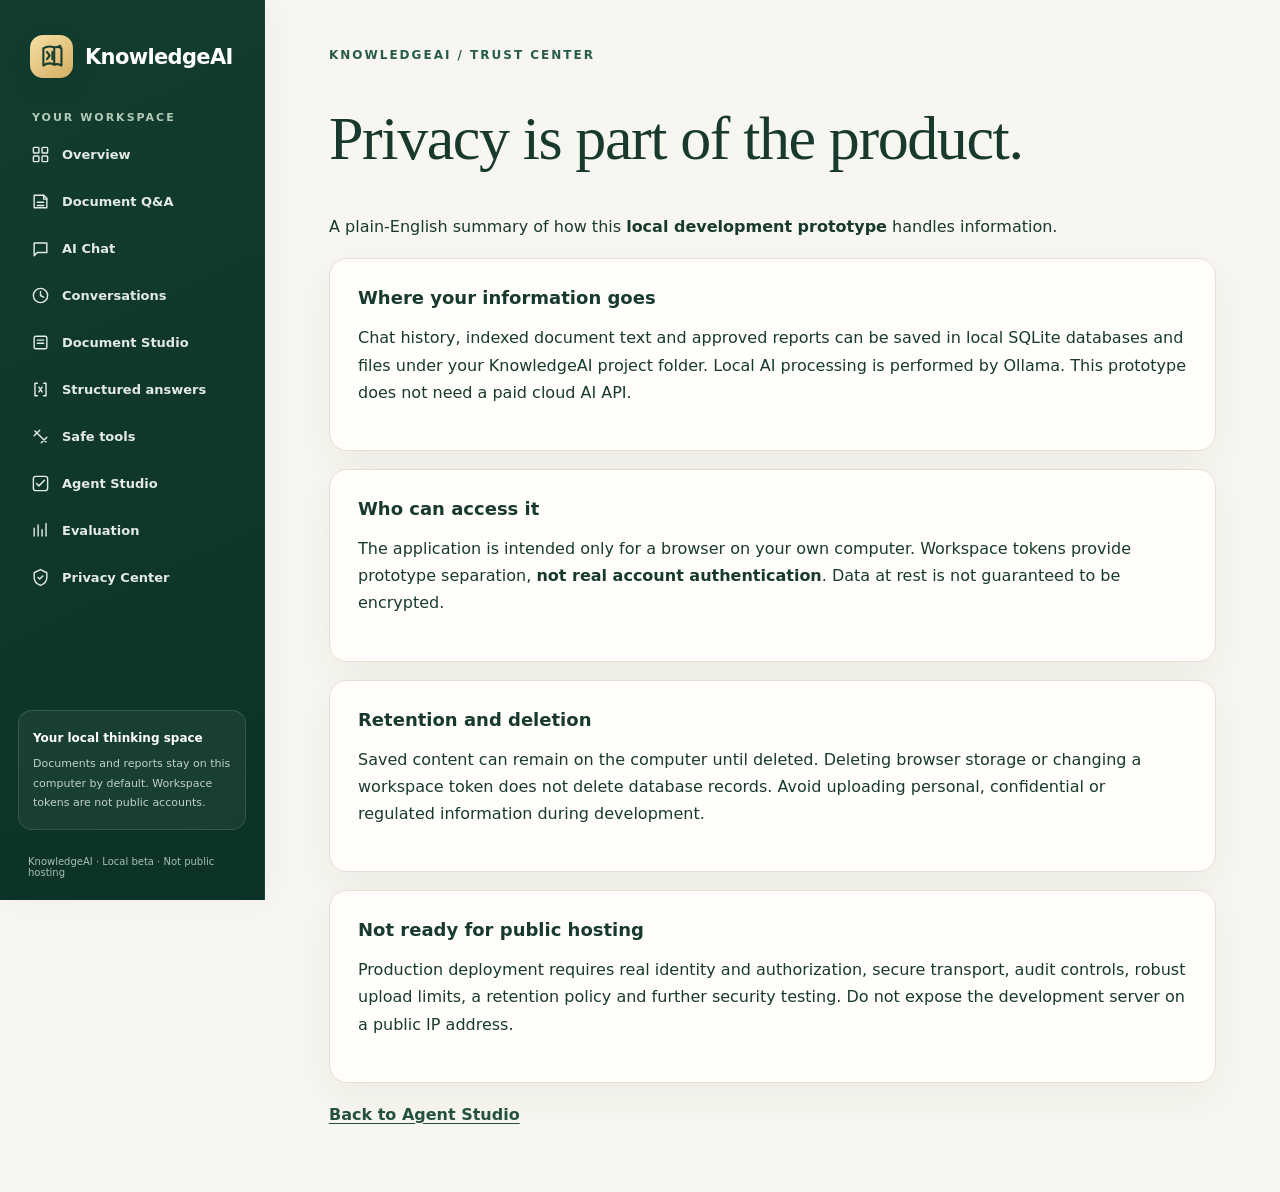
<file: frontend/privacy.html>
<!DOCTYPE html>
<html lang="en">
<head>
  <meta charset="utf-8">
  <meta name="viewport" content="width=device-width, initial-scale=1">
  <title>Privacy & Security | KnowledgeAI</title>
  <style>
    :root { color-scheme:light; font-family:system-ui,-apple-system,'Segoe UI',sans-serif; background:#f8f5ed; color:#15382c; }
    * {box-sizing:border-box} body {margin:0; min-height:100vh; display:flex}
    aside {width:245px; background:#123c2e; padding:32px 24px; color:#fdfaf2; flex-shrink:0}
    aside a {display:block; margin-top:32px; color:#e7e4d3; text-decoration:none; font-weight:600}
    main {max-width:930px; padding:48px clamp(22px,6vw,100px); margin:0 auto; width:100%}
    .kicker {color:#315e47; letter-spacing:.17em; font-weight:750; font-size:12px}
    h1 {font-family:Georgia,serif; font-weight:400; font-size:clamp(36px,5vw,62px); color:#a9694d; line-height:1.08}
    p {line-height:1.7} .card {background:#fffdfa; border:1px solid #e7e3d7; border-radius:18px; padding:28px; margin:18px 0; box-shadow:0 12px 30px #17382b0b}
    h2 {font-size:18px; margin-top:0} strong {font-weight:750}
    .warning {border-left:4px solid #b16d45}
    @media(max-width:700px){body{display:block} aside{width:100%;padding:18px}aside a{display:inline-block;margin:0 0 0 12px}main{padding:25px 20px}}
  </style>
<style id="kai-unified-theme">
/* KnowledgeAI Unified Interface · 2026
   Shared visual layer only. Feature logic and backend routes are unchanged. */
:root {
  color-scheme:light!important;
  --kai-forest:#103d2d;
  --kai-forest-deep:#0c3228;
  --kai-leaf:#28694d;
  --kai-ivory:#f8f6f0;
  --kai-white:#fffefb;
  --kai-copper:#a66f50;
  --kai-gold:#e9c46f;
  --kai-ink:#183a2e;
  --kai-muted:#718276;
  --kai-line:#e6e0d4;
  --kai-shadow:0 14px 40px rgba(27,58,42,.055);
}
html{background:var(--kai-ivory)!important}
body.kai-v2{background:var(--kai-ivory)!important;color:var(--kai-ink)!important;color-scheme:light!important;font-family:Inter,"Segoe UI",system-ui,-apple-system,sans-serif!important;padding-left:265px!important;min-height:100vh!important;max-width:none!important}
body.kai-v2 *,body.kai-v2 *:before,body.kai-v2 *:after{box-sizing:border-box}
body.kai-v2 a:focus-visible,body.kai-v2 button:focus-visible,body.kai-v2 input:focus-visible,body.kai-v2 textarea:focus-visible{outline:3px solid #d1aa58!important;outline-offset:3px}
body.kai-v2 a{text-underline-offset:3px}
/* Identical workspace navigation across existing legacy pages. */
#kai-unified-sidebar{position:fixed;left:0;top:0;bottom:0;width:265px;z-index:9000;overflow-y:auto;display:flex;flex-direction:column;gap:26px;padding:30px 18px 22px;color:#f7fbf5;background:linear-gradient(155deg,#123d2e,#0c3228);border-right:1px solid #194536;box-shadow:4px 0 30px #102c200b}
#kai-unified-sidebar .kai-brand{display:flex;align-items:center;gap:12px;padding:5px 12px;color:#fff!important;font-size:21px;font-weight:800;letter-spacing:-.65px;text-decoration:none!important;white-space:nowrap}
#kai-unified-sidebar .kai-logo{display:grid;place-items:center;flex:0 0 43px;width:43px;height:43px;border-radius:13px;background:linear-gradient(140deg,#f6e0a5,#d5ad61);color:#173e2e;box-shadow:0 7px 20px #092d222c}
#kai-unified-sidebar .kai-logo svg{width:29px;height:29px}
#kai-unified-sidebar .kai-section{padding:2px 14px 9px;font-size:11px;letter-spacing:2px;font-weight:800;color:#b4c9b8;text-transform:uppercase}
#kai-unified-sidebar .kai-menu{display:grid;gap:4px}
#kai-unified-sidebar .kai-menu a{display:flex;gap:12px;align-items:center;min-height:43px;padding:11px 13px;border-radius:12px;text-decoration:none!important;color:#e3eae3!important;font-size:13px;font-weight:650;transition:background .15s,transform .15s}
#kai-unified-sidebar .kai-menu a:hover{background:#ffffff17}
#kai-unified-sidebar .kai-menu a[aria-current="page"]{background:#2b6853;color:#fff!important;box-shadow:inset 3px 0 0 var(--kai-gold)}
#kai-unified-sidebar .kai-menu svg{flex:0 0 19px;width:19px;height:19px;fill:none;stroke:currentColor;stroke-width:1.8;stroke-linecap:round;stroke-linejoin:round}
#kai-unified-sidebar .kai-sidefooter{margin-top:auto;padding:17px 14px;border-radius:14px;border:1px solid #ffffff22;background:#ffffff0d;color:#c0d1c4;font-size:11px;line-height:1.75}
#kai-unified-sidebar .kai-sidefooter strong{display:block;color:#fff;font-size:12px;margin-bottom:5px}
#kai-unified-sidebar .kai-footnote{font-size:10px;color:#a6c0b1;padding:0 10px}
#kai-mobile-trigger{display:none}
#kai-nav-shade[hidden]{display:none!important}
/* Suppress ONLY duplicated page chrome. Do not hide functional data panels. */
body.kai-v2 > .layout{display:block!important;grid-template-columns:none!important;max-width:none!important;width:100%!important;margin:0!important;min-height:100vh}
body.kai-v2 > .layout > aside{display:none!important}
body.kai-v2 > .shell:not(.kai-conversations-shell){display:block!important;grid-template-columns:none!important;max-width:none!important;width:100%!important;margin:0!important}
body.kai-v2 > .shell > aside.sidebar{display:none!important}
body.kai-v2 > main.shell{max-width:1130px!important;padding:45px clamp(20px,3.5vw,55px) 75px!important}
body.kai-v2 > main.shell > nav.nav{display:none!important}
body.kai-v2 > header{display:none!important}
body.kai-v2 > aside{display:none!important}
body.kai-v2 .layout > main,body.kai-v2 .shell > main{min-width:0}
/* Conversation list remains visible: it is functional, not duplicated navigation. */
body.kai-v2.kai-conversations > .shell{display:grid!important;grid-template-columns:245px minmax(0,1fr)!important;width:100%!important;max-width:none!important;margin:0!important;background:var(--kai-ivory)!important}
body.kai-v2.kai-conversations > .shell > aside{background:#f0f1e9!important;border-right:1px solid var(--kai-line)!important;padding:26px 17px!important;color:var(--kai-ink)!important}
body.kai-v2.kai-conversations > .shell > aside .brand,body.kai-v2.kai-conversations > .shell > aside .nav{display:none!important}
/* Content rhythm & typography. */
body.kai-v2 h1{font-family:Georgia,"Times New Roman",serif!important;color:var(--kai-ink)!important;font-weight:500!important;letter-spacing:-1.4px!important;line-height:1.1!important}
body.kai-v2 h1 em,body.kai-v2 h1 span:not(.dot){color:var(--kai-copper)!important;font-style:normal}
body.kai-v2 h2,body.kai-v2 h3{color:var(--kai-ink)!important}
body.kai-v2 .eyebrow,body.kai-v2 .topline,body.kai-v2 .kicker{color:#285d45!important;font-weight:800!important;letter-spacing:2px!important;text-transform:uppercase}
body.kai-v2 .lead,body.kai-v2 .intro,body.kai-v2 .muted,body.kai-v2 .mini,body.kai-v2 .sub,body.kai-v2 .hint{color:var(--kai-muted)!important;line-height:1.7!important}
body.kai-v2 .main,body.kai-v2 main{color:var(--kai-ink)}
body.kai-v2 .panel,body.kai-v2 .card,body.kai-v2 .info-card,body.kai-v2 .chat-card,body.kai-v2 .ask-shell,body.kai-v2 .chat,body.kai-v2 .banner{background:var(--kai-white)!important;border:1px solid var(--kai-line)!important;border-radius:18px!important;box-shadow:var(--kai-shadow)!important;color:var(--kai-ink)!important}
body.kai-v2 .panel{padding:clamp(18px,2vw,27px)!important}
body.kai-v2 .primary,body.kai-v2 button.submit,body.kai-v2 button.send,body.kai-v2 .new-chat,body.kai-v2 button[type="submit"]:not(.secondary):not(.danger){background:#164c38!important;border-color:#164c38!important;color:#fff!important;border-radius:11px!important;font-weight:800!important;box-shadow:none!important}
body.kai-v2 .primary:hover:not(:disabled),body.kai-v2 button.submit:hover:not(:disabled),body.kai-v2 button.send:hover:not(:disabled){background:#28694d!important}
body.kai-v2 .secondary,body.kai-v2 button.outline,body.kai-v2 button:not(.primary):not(.danger):not(.submit):not(.send):not(.new-chat){border-radius:10px}
body.kai-v2 input:not([type="checkbox"]):not([type="radio"]),body.kai-v2 select,body.kai-v2 textarea{background:#fffefa!important;color:#183a2e!important;border-color:#d8ded4!important;accent-color:#28694d}
body.kai-v2 input::placeholder,body.kai-v2 textarea::placeholder{color:#91a097!important}
body.kai-v2 label{color:#3a5747!important}
body.kai-v2 a:not(#kai-unified-sidebar a){accent-color:#1d6848}
/* Component-specific refinements, preserving IDs, API requests and event listeners. */
body.kai-v2.kai-rag main{max-width:1220px!important;padding:46px clamp(20px,4vw,58px) 65px!important}
body.kai-v2.kai-rag .columns{gap:20px!important}
body.kai-v2.kai-rag .output,body.kai-v2.kai-rag .file{background:#f9f8f3!important;border:1px solid var(--kai-line)!important;color:var(--kai-ink)!important}
body.kai-v2.kai-rag .source{background:#f6f2e9!important;border-left:3px solid var(--kai-gold)!important;color:var(--kai-ink)!important}
body.kai-v2.kai-rag .source p,body.kai-v2.kai-rag .file small,body.kai-v2.kai-rag #status,body.kai-v2.kai-rag .answerLabel{color:#627b67!important}
body.kai-v2.kai-rag .notice{background:#f2efe5!important;border:1px solid #e6dfcc!important;color:#596b5b!important}
body.kai-v2.kai-rag .dot{background:#d7ae5b!important}
body.kai-v2.kai-rag input::file-selector-button{background:#e8eadf!important;color:#204b36!important;border:0;border-radius:9px;padding:10px}
body.kai-v2.kai-tools .tool,body.kai-v2.kai-tools .result,body.kai-v2.kai-tools .trace,body.kai-v2.kai-structured .answer,body.kai-v2.kai-conversations .notice{background:#f9f8f3!important;color:var(--kai-ink)!important;border-color:var(--kai-line)!important}
body.kai-v2.kai-chat .layout{background:transparent!important}
body.kai-v2.kai-chat .sidebar{display:none!important}
body.kai-v2.kai-chat .content{max-width:1350px!important}
body.kai-v2.kai-chat .main{background:var(--kai-ivory)!important}
body.kai-v2.kai-chat .topbar{background:transparent!important;border-color:var(--kai-line)!important}
body.kai-v2.kai-chat .bubble{background:#f8f8f2!important;border-color:var(--kai-line)!important;color:var(--kai-ink)!important}
body.kai-v2.kai-chat .message.user .bubble{background:#205b42!important;border-color:#205b42!important;color:#fff!important}
body.kai-v2.kai-chat .right-rail{min-width:0}
body.kai-v2.kai-agent .main{max-width:1280px;margin:0 auto;padding:45px clamp(20px,4vw,58px) 65px!important}
body.kai-v2.kai-agent .layout{display:grid!important;grid-template-columns:minmax(0,1.2fr) minmax(260px,.85fr);gap:20px!important}
body.kai-v2.kai-privacy main{padding:48px clamp(20px,5vw,72px)!important;max-width:1030px!important}
body.kai-v2.kai-evaluation .main{max-width:1160px;margin:0 auto;padding:46px clamp(20px,4vw,58px) 65px!important}
body.kai-v2.kai-conversations .shell > main{max-width:none!important}
body.kai-v2.kai-documents main,body.kai-v2.kai-structured main{max-width:1140px!important;padding:45px clamp(20px,4vw,58px) 70px!important;margin:0 auto!important}
body.kai-v2.kai-tools .eyebrow{color:#285d45!important}
/* Compact navigation on phones; no loss of workspace navigation. */
@media(max-width:1050px){body.kai-v2.kai-chat .content{grid-template-columns:minmax(0,1fr)!important}body.kai-v2.kai-chat .right-rail{display:none!important}body.kai-v2.kai-agent .layout{grid-template-columns:1fr!important}}
@media(max-width:820px){body.kai-v2{padding-left:0!important;padding-top:62px!important}#kai-unified-sidebar{width:min(290px,84vw);transform:translateX(-102%);transition:transform .22s ease;box-shadow:20px 0 60px #05190c35}body.kai-v2.kai-menu-open #kai-unified-sidebar{transform:translateX(0)}#kai-mobile-trigger{display:flex!important;position:fixed;z-index:9002;left:13px;top:10px;align-items:center;gap:9px;background:#123d2e;color:#fff;border:1px solid #35624b;border-radius:11px;padding:10px 15px;font-size:13px;font-weight:750;cursor:pointer}#kai-nav-shade:not([hidden]){position:fixed;z-index:8999;inset:0;background:#07190e99;display:block}body.kai-v2.kai-conversations > .shell{grid-template-columns:1fr!important}body.kai-v2.kai-conversations > .shell > aside{border-bottom:1px solid var(--kai-line)!important;border-right:0!important;min-height:0!important}body.kai-v2.kai-rag .columns{grid-template-columns:1fr!important}body.kai-v2.kai-agent .layout{grid-template-columns:1fr!important}body.kai-v2.kai-chat .content{padding:14px!important}body.kai-v2.kai-chat .chat-card{min-height:520px;max-height:none}body.kai-v2 .panel{padding:18px!important}}
@media(max-width:500px){body.kai-v2 h1{font-size:clamp(30px,8vw,44px)!important}body.kai-v2.kai-rag main,body.kai-v2.kai-agent .main,body.kai-v2.kai-evaluation .main{padding:30px 16px!important}body.kai-v2.kai-rag .columns{grid-template-columns:minmax(0,1fr)!important}body.kai-v2 .panel{border-radius:15px!important}}
@media(prefers-reduced-motion:reduce){#kai-unified-sidebar{transition:none!important}}

</style>
  <link rel="icon" type="image/png" sizes="32x32" href="[data-uri]">
</head>
<body class="kai-v2 kai-privacy">
<!-- KAI_UNIFIED_SHELL_START: shared KnowledgeAI design; no feature/backend logic changed -->
<button type="button" id="kai-mobile-trigger" aria-controls="kai-unified-sidebar" aria-expanded="false" aria-label="Open workspace navigation">☰ <span>KnowledgeAI</span></button>
<div id="kai-nav-shade" hidden></div>
<div id="kai-unified-sidebar" role="navigation" aria-label="KnowledgeAI workspace navigation">
  <a class="kai-brand" href="/workspace" aria-label="KnowledgeAI Overview">
    <span class="kai-logo" aria-hidden="true"><svg viewBox="0 0 32 32" fill="none" stroke="currentColor" stroke-width="2.3" stroke-linecap="round" stroke-linejoin="round"><path d="M7 7v19c4-3 8-3 12-1V6C14 4 10 5 7 7Z"/><path d="M19 6c3-1 5-1 8 1v19c-3-2-5-2-8-1"/><path d="m11 11 3 4-3 4m6-8v8"/><circle cx="25" cy="5" r="2" fill="currentColor" stroke="none"/></svg></span>
    <span>KnowledgeAI</span>
  </a>
  <div><div class="kai-section">Your workspace</div>
    <div class="kai-menu" aria-label="Features">
      <a href="/workspace" data-route="workspace"><svg viewBox="0 0 24 24"><rect x="3" y="3" width="7" height="7" rx="1"/><rect x="14" y="3" width="7" height="7" rx="1"/><rect x="3" y="14" width="7" height="7" rx="1"/><rect x="14" y="14" width="7" height="7" rx="1"/></svg>Overview</a>
      <a href="/rag" data-route="rag"><svg viewBox="0 0 24 24"><path d="M4 4h12l4 4v12H4Z"/><path d="M16 4v5h4M8 13h8M8 17h8"/></svg>Document Q&amp;A</a>
      <a href="/chat" data-route="chat"><svg viewBox="0 0 24 24"><path d="M4 5h16v12H8l-4 4Z"/></svg>AI Chat</a>
      <a href="/conversations" data-route="conversations"><svg viewBox="0 0 24 24"><circle cx="12" cy="12" r="9"/><path d="M12 7v5l4 2"/></svg>Conversations</a>
      <a href="/documents" data-route="documents"><svg viewBox="0 0 24 24"><rect x="4" y="4" width="16" height="16" rx="2"/><path d="M8 9h8M8 13h8"/></svg>Document Studio</a>
      <a href="/structured" data-route="structured"><svg viewBox="0 0 24 24"><path d="M8 4H5v16h3M16 4h3v16h-3M10 9l4 6M14 9l-4 6"/></svg>Structured answers</a>
      <a href="/tools" data-route="tools"><svg viewBox="0 0 24 24"><path d="m5 5 14 14M4 11l7-7m2 16 7-7"/></svg>Safe tools</a>
      <a href="/agent" data-route="agent"><svg viewBox="0 0 24 24"><rect x="3" y="3" width="18" height="18" rx="3"/><path d="m7 12 3 3 7-7"/></svg>Agent Studio</a>
      <a href="/evaluation" data-route="evaluation"><svg viewBox="0 0 24 24"><path d="M4 19V9m5 10V5m5 14v-8m5 8V3"/></svg>Evaluation</a>
      <a href="/privacy" data-route="privacy"><svg viewBox="0 0 24 24"><path d="M12 2 4 6v6c0 5 3 8 8 10 5-2 8-5 8-10V6Z"/><path d="m9 12 2 2 4-4"/></svg>Privacy Center</a>
    </div>
  </div>
  <div class="kai-sidefooter"><strong>Your local thinking space</strong>Documents and reports stay on this computer by default. Workspace tokens are not public accounts.</div>
  <div class="kai-footnote">KnowledgeAI · Local beta · Not public hosting</div>
</div>
<!-- KAI_UNIFIED_SHELL_END -->


<aside><strong>KnowledgeAI</strong><a href="/agent">Agent Studio</a><a href="/rag">Document Q&amp;A</a><a href="/chat">Chat</a></aside>
<main>
  <div class="kicker">KNOWLEDGEAI / TRUST CENTER</div>
  <h1>Privacy is part of the product.</h1>
  <p>A plain-English summary of how this <strong>local development prototype</strong> handles information.</p>
  <div class="card"><h2>Where your information goes</h2><p>Chat history, indexed document text and approved reports can be saved in local SQLite databases and files under your KnowledgeAI project folder. Local AI processing is performed by Ollama. This prototype does not need a paid cloud AI API.</p></div>
  <div class="card"><h2>Who can access it</h2><p>The application is intended only for a browser on your own computer. Workspace tokens provide prototype separation, <strong>not real account authentication</strong>. Data at rest is not guaranteed to be encrypted.</p></div>
  <div class="card"><h2>Retention and deletion</h2><p>Saved content can remain on the computer until deleted. Deleting browser storage or changing a workspace token does not delete database records. Avoid uploading personal, confidential or regulated information during development.</p></div>
  <div class="card warning"><h2>Not ready for public hosting</h2><p>Production deployment requires real identity and authorization, secure transport, audit controls, robust upload limits, a retention policy and further security testing. Do not expose the development server on a public IP address.</p></div>
  <p><a href="/agent" style="color:#24523d;font-weight:700">Back to Agent Studio</a></p>
</main>
<script id="kai-unified-script">
/* KnowledgeAI navigation enhancement: UI only, no network requests or storage. */
(()=>{'use strict';
  const current=location.pathname.replace(/\/$/,'')||'/';
  for(const a of document.querySelectorAll('#kai-unified-sidebar .kai-menu a')){
    if(a.getAttribute('href')===current){a.setAttribute('aria-current','page');}
  }
  const button=document.getElementById('kai-mobile-trigger');
  const shade=document.getElementById('kai-nav-shade');
  function close(){document.body.classList.remove('kai-menu-open');button.setAttribute('aria-expanded','false');shade.hidden=true;}
  button.addEventListener('click',()=>{
    const open=!document.body.classList.contains('kai-menu-open');
    document.body.classList.toggle('kai-menu-open',open);
    button.setAttribute('aria-expanded',String(open));shade.hidden=!open;
  });
  shade.addEventListener('click',close);
  document.addEventListener('keydown',e=>{if(e.key==='Escape')close()});
})();

</script>
</body>
</html>
</file>
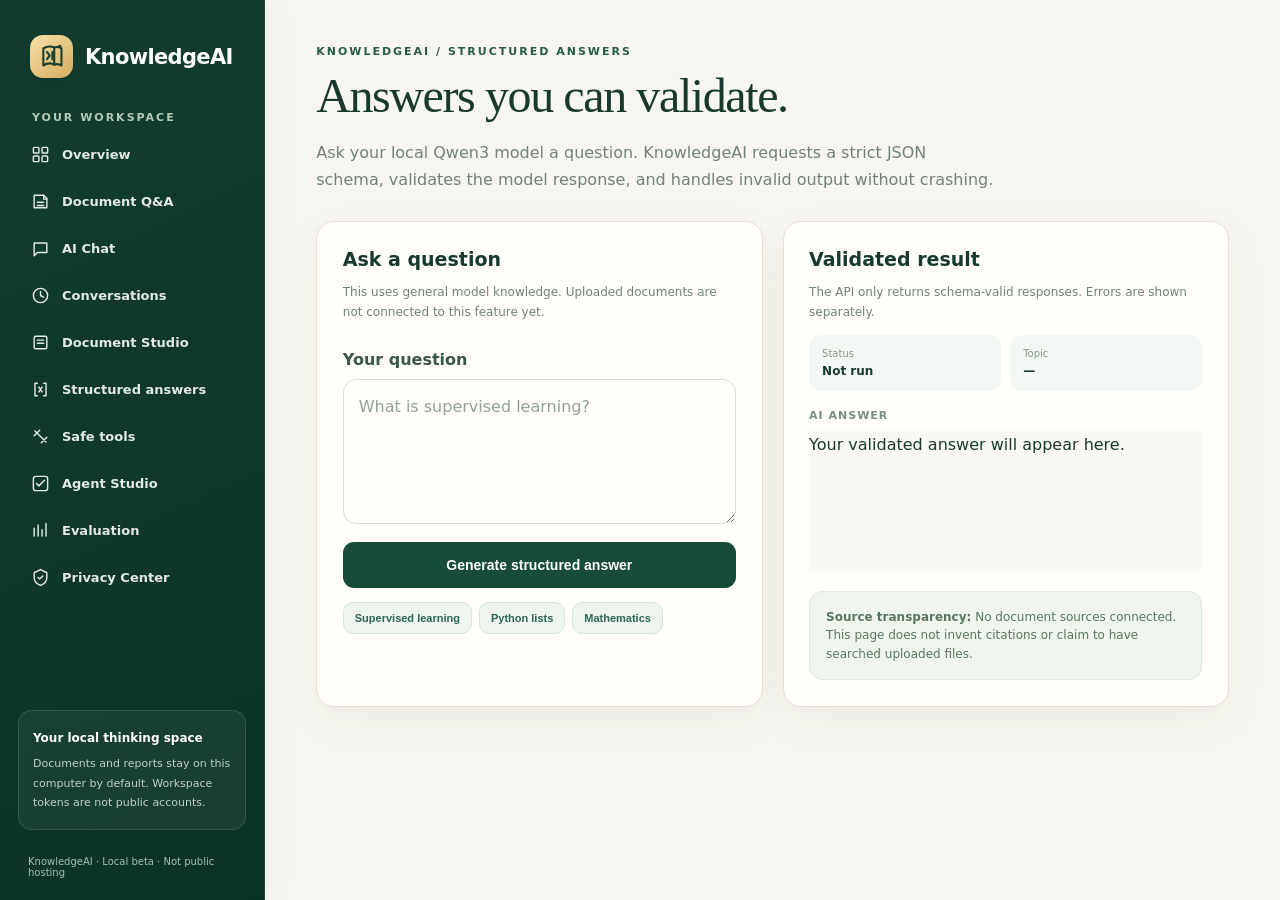
<file: frontend/structured.html>
<!doctype html>
<html lang="en">
<head>
<meta charset="utf-8">
<meta name="viewport" content="width=device-width,initial-scale=1">
<title>KnowledgeAI — Structured Answers</title>
<style>
:root{font-family:Inter,"Segoe UI",Arial,sans-serif;color:#263932;background:#f5f7f2}
*{box-sizing:border-box}body{margin:0}a{color:#235e51;text-decoration:none;font-weight:700}
.top{display:flex;justify-content:space-between;align-items:center;gap:16px;padding:22px max(20px,calc((100vw - 1060px)/2));background:#fff;border-bottom:1px solid #dde6de}
.brand{font-weight:850;font-size:20px;color:#1c4d43}.brand span{color:#5e9f82}.nav{display:flex;gap:18px;flex-wrap:wrap;font-size:13px}
main{max-width:1060px;margin:44px auto;padding:0 20px 75px}.eyebrow{text-transform:uppercase;color:#42836c;font-size:11px;letter-spacing:2px;font-weight:900}
h1{font-size:clamp(32px,4vw,48px);letter-spacing:-1.8px;margin:12px 0}.lead{color:#6a8176;line-height:1.65;max-width:680px}
.layout{display:grid;grid-template-columns:1fr 1fr;gap:20px;margin-top:28px}.panel{background:#fff;border:1px solid #dfe8e1;padding:28px;border-radius:22px;min-width:0;box-shadow:0 12px 36px #2348380b}
h2{font-size:19px;margin:0 0 9px}.hint{color:#7a9086;font-size:12px;line-height:1.6}label{font-weight:750;display:block;margin:27px 0 10px}
textarea{width:100%;height:145px;padding:15px;border:1px solid #cddbd1;border-radius:13px;resize:vertical;font:inherit;line-height:1.5;color:#213e36;background:#fafcf9}
textarea:focus{outline:3px solid #bee6d2}button{width:100%;padding:15px;background:#2c6558;color:white;border:0;border-radius:12px;font-weight:800;margin-top:14px;font-size:14px;cursor:pointer}button:disabled{opacity:.55;cursor:wait}
.examples{display:flex;flex-wrap:wrap;gap:7px;margin-top:14px}.examples button{width:auto;margin:0;padding:9px 11px;background:#eef5ee;color:#2c6658;font-size:11px;border:1px solid #d7e6dc}
.label{font-size:11px;text-transform:uppercase;letter-spacing:1px;color:#778e80;font-weight:800;margin-bottom:9px}.answer{font-size:16px;line-height:1.7;white-space:pre-wrap;overflow-wrap:anywhere;min-height:140px;color:#2c3c35}
.properties{display:grid;grid-template-columns:1fr 1fr;gap:9px;margin-bottom:18px}.property{background:#f4f8f4;border-radius:12px;padding:13px}.property span{font-size:10px;color:#849789;display:block}.property strong{display:block;margin-top:5px;font-size:12px;overflow-wrap:anywhere}
.err{min-height:20px;margin:10px 0;color:#bb4e42;font-size:12px}.note{background:#f0f6ed;border:1px solid #dfeada;padding:16px;border-radius:13px;color:#597562;font-size:12px;line-height:1.55;margin-top:20px}
@media(max-width:720px){.layout{grid-template-columns:1fr}.top{padding:18px 20px;align-items:flex-start;flex-direction:column}main{margin-top:28px}}
</style>
<style id="kai-unified-theme">
/* KnowledgeAI Unified Interface · 2026
   Shared visual layer only. Feature logic and backend routes are unchanged. */
:root {
  color-scheme:light!important;
  --kai-forest:#103d2d;
  --kai-forest-deep:#0c3228;
  --kai-leaf:#28694d;
  --kai-ivory:#f8f6f0;
  --kai-white:#fffefb;
  --kai-copper:#a66f50;
  --kai-gold:#e9c46f;
  --kai-ink:#183a2e;
  --kai-muted:#718276;
  --kai-line:#e6e0d4;
  --kai-shadow:0 14px 40px rgba(27,58,42,.055);
}
html{background:var(--kai-ivory)!important}
body.kai-v2{background:var(--kai-ivory)!important;color:var(--kai-ink)!important;color-scheme:light!important;font-family:Inter,"Segoe UI",system-ui,-apple-system,sans-serif!important;padding-left:265px!important;min-height:100vh!important;max-width:none!important}
body.kai-v2 *,body.kai-v2 *:before,body.kai-v2 *:after{box-sizing:border-box}
body.kai-v2 a:focus-visible,body.kai-v2 button:focus-visible,body.kai-v2 input:focus-visible,body.kai-v2 textarea:focus-visible{outline:3px solid #d1aa58!important;outline-offset:3px}
body.kai-v2 a{text-underline-offset:3px}
/* Identical workspace navigation across existing legacy pages. */
#kai-unified-sidebar{position:fixed;left:0;top:0;bottom:0;width:265px;z-index:9000;overflow-y:auto;display:flex;flex-direction:column;gap:26px;padding:30px 18px 22px;color:#f7fbf5;background:linear-gradient(155deg,#123d2e,#0c3228);border-right:1px solid #194536;box-shadow:4px 0 30px #102c200b}
#kai-unified-sidebar .kai-brand{display:flex;align-items:center;gap:12px;padding:5px 12px;color:#fff!important;font-size:21px;font-weight:800;letter-spacing:-.65px;text-decoration:none!important;white-space:nowrap}
#kai-unified-sidebar .kai-logo{display:grid;place-items:center;flex:0 0 43px;width:43px;height:43px;border-radius:13px;background:linear-gradient(140deg,#f6e0a5,#d5ad61);color:#173e2e;box-shadow:0 7px 20px #092d222c}
#kai-unified-sidebar .kai-logo svg{width:29px;height:29px}
#kai-unified-sidebar .kai-section{padding:2px 14px 9px;font-size:11px;letter-spacing:2px;font-weight:800;color:#b4c9b8;text-transform:uppercase}
#kai-unified-sidebar .kai-menu{display:grid;gap:4px}
#kai-unified-sidebar .kai-menu a{display:flex;gap:12px;align-items:center;min-height:43px;padding:11px 13px;border-radius:12px;text-decoration:none!important;color:#e3eae3!important;font-size:13px;font-weight:650;transition:background .15s,transform .15s}
#kai-unified-sidebar .kai-menu a:hover{background:#ffffff17}
#kai-unified-sidebar .kai-menu a[aria-current="page"]{background:#2b6853;color:#fff!important;box-shadow:inset 3px 0 0 var(--kai-gold)}
#kai-unified-sidebar .kai-menu svg{flex:0 0 19px;width:19px;height:19px;fill:none;stroke:currentColor;stroke-width:1.8;stroke-linecap:round;stroke-linejoin:round}
#kai-unified-sidebar .kai-sidefooter{margin-top:auto;padding:17px 14px;border-radius:14px;border:1px solid #ffffff22;background:#ffffff0d;color:#c0d1c4;font-size:11px;line-height:1.75}
#kai-unified-sidebar .kai-sidefooter strong{display:block;color:#fff;font-size:12px;margin-bottom:5px}
#kai-unified-sidebar .kai-footnote{font-size:10px;color:#a6c0b1;padding:0 10px}
#kai-mobile-trigger{display:none}
#kai-nav-shade[hidden]{display:none!important}
/* Suppress ONLY duplicated page chrome. Do not hide functional data panels. */
body.kai-v2 > .layout{display:block!important;grid-template-columns:none!important;max-width:none!important;width:100%!important;margin:0!important;min-height:100vh}
body.kai-v2 > .layout > aside{display:none!important}
body.kai-v2 > .shell:not(.kai-conversations-shell){display:block!important;grid-template-columns:none!important;max-width:none!important;width:100%!important;margin:0!important}
body.kai-v2 > .shell > aside.sidebar{display:none!important}
body.kai-v2 > main.shell{max-width:1130px!important;padding:45px clamp(20px,3.5vw,55px) 75px!important}
body.kai-v2 > main.shell > nav.nav{display:none!important}
body.kai-v2 > header{display:none!important}
body.kai-v2 > aside{display:none!important}
body.kai-v2 .layout > main,body.kai-v2 .shell > main{min-width:0}
/* Conversation list remains visible: it is functional, not duplicated navigation. */
body.kai-v2.kai-conversations > .shell{display:grid!important;grid-template-columns:245px minmax(0,1fr)!important;width:100%!important;max-width:none!important;margin:0!important;background:var(--kai-ivory)!important}
body.kai-v2.kai-conversations > .shell > aside{background:#f0f1e9!important;border-right:1px solid var(--kai-line)!important;padding:26px 17px!important;color:var(--kai-ink)!important}
body.kai-v2.kai-conversations > .shell > aside .brand,body.kai-v2.kai-conversations > .shell > aside .nav{display:none!important}
/* Content rhythm & typography. */
body.kai-v2 h1{font-family:Georgia,"Times New Roman",serif!important;color:var(--kai-ink)!important;font-weight:500!important;letter-spacing:-1.4px!important;line-height:1.1!important}
body.kai-v2 h1 em,body.kai-v2 h1 span:not(.dot){color:var(--kai-copper)!important;font-style:normal}
body.kai-v2 h2,body.kai-v2 h3{color:var(--kai-ink)!important}
body.kai-v2 .eyebrow,body.kai-v2 .topline,body.kai-v2 .kicker{color:#285d45!important;font-weight:800!important;letter-spacing:2px!important;text-transform:uppercase}
body.kai-v2 .lead,body.kai-v2 .intro,body.kai-v2 .muted,body.kai-v2 .mini,body.kai-v2 .sub,body.kai-v2 .hint{color:var(--kai-muted)!important;line-height:1.7!important}
body.kai-v2 .main,body.kai-v2 main{color:var(--kai-ink)}
body.kai-v2 .panel,body.kai-v2 .card,body.kai-v2 .info-card,body.kai-v2 .chat-card,body.kai-v2 .ask-shell,body.kai-v2 .chat,body.kai-v2 .banner{background:var(--kai-white)!important;border:1px solid var(--kai-line)!important;border-radius:18px!important;box-shadow:var(--kai-shadow)!important;color:var(--kai-ink)!important}
body.kai-v2 .panel{padding:clamp(18px,2vw,27px)!important}
body.kai-v2 .primary,body.kai-v2 button.submit,body.kai-v2 button.send,body.kai-v2 .new-chat,body.kai-v2 button[type="submit"]:not(.secondary):not(.danger){background:#164c38!important;border-color:#164c38!important;color:#fff!important;border-radius:11px!important;font-weight:800!important;box-shadow:none!important}
body.kai-v2 .primary:hover:not(:disabled),body.kai-v2 button.submit:hover:not(:disabled),body.kai-v2 button.send:hover:not(:disabled){background:#28694d!important}
body.kai-v2 .secondary,body.kai-v2 button.outline,body.kai-v2 button:not(.primary):not(.danger):not(.submit):not(.send):not(.new-chat){border-radius:10px}
body.kai-v2 input:not([type="checkbox"]):not([type="radio"]),body.kai-v2 select,body.kai-v2 textarea{background:#fffefa!important;color:#183a2e!important;border-color:#d8ded4!important;accent-color:#28694d}
body.kai-v2 input::placeholder,body.kai-v2 textarea::placeholder{color:#91a097!important}
body.kai-v2 label{color:#3a5747!important}
body.kai-v2 a:not(#kai-unified-sidebar a){accent-color:#1d6848}
/* Component-specific refinements, preserving IDs, API requests and event listeners. */
body.kai-v2.kai-rag main{max-width:1220px!important;padding:46px clamp(20px,4vw,58px) 65px!important}
body.kai-v2.kai-rag .columns{gap:20px!important}
body.kai-v2.kai-rag .output,body.kai-v2.kai-rag .file{background:#f9f8f3!important;border:1px solid var(--kai-line)!important;color:var(--kai-ink)!important}
body.kai-v2.kai-rag .source{background:#f6f2e9!important;border-left:3px solid var(--kai-gold)!important;color:var(--kai-ink)!important}
body.kai-v2.kai-rag .source p,body.kai-v2.kai-rag .file small,body.kai-v2.kai-rag #status,body.kai-v2.kai-rag .answerLabel{color:#627b67!important}
body.kai-v2.kai-rag .notice{background:#f2efe5!important;border:1px solid #e6dfcc!important;color:#596b5b!important}
body.kai-v2.kai-rag .dot{background:#d7ae5b!important}
body.kai-v2.kai-rag input::file-selector-button{background:#e8eadf!important;color:#204b36!important;border:0;border-radius:9px;padding:10px}
body.kai-v2.kai-tools .tool,body.kai-v2.kai-tools .result,body.kai-v2.kai-tools .trace,body.kai-v2.kai-structured .answer,body.kai-v2.kai-conversations .notice{background:#f9f8f3!important;color:var(--kai-ink)!important;border-color:var(--kai-line)!important}
body.kai-v2.kai-chat .layout{background:transparent!important}
body.kai-v2.kai-chat .sidebar{display:none!important}
body.kai-v2.kai-chat .content{max-width:1350px!important}
body.kai-v2.kai-chat .main{background:var(--kai-ivory)!important}
body.kai-v2.kai-chat .topbar{background:transparent!important;border-color:var(--kai-line)!important}
body.kai-v2.kai-chat .bubble{background:#f8f8f2!important;border-color:var(--kai-line)!important;color:var(--kai-ink)!important}
body.kai-v2.kai-chat .message.user .bubble{background:#205b42!important;border-color:#205b42!important;color:#fff!important}
body.kai-v2.kai-chat .right-rail{min-width:0}
body.kai-v2.kai-agent .main{max-width:1280px;margin:0 auto;padding:45px clamp(20px,4vw,58px) 65px!important}
body.kai-v2.kai-agent .layout{display:grid!important;grid-template-columns:minmax(0,1.2fr) minmax(260px,.85fr);gap:20px!important}
body.kai-v2.kai-privacy main{padding:48px clamp(20px,5vw,72px)!important;max-width:1030px!important}
body.kai-v2.kai-evaluation .main{max-width:1160px;margin:0 auto;padding:46px clamp(20px,4vw,58px) 65px!important}
body.kai-v2.kai-conversations .shell > main{max-width:none!important}
body.kai-v2.kai-documents main,body.kai-v2.kai-structured main{max-width:1140px!important;padding:45px clamp(20px,4vw,58px) 70px!important;margin:0 auto!important}
body.kai-v2.kai-tools .eyebrow{color:#285d45!important}
/* Compact navigation on phones; no loss of workspace navigation. */
@media(max-width:1050px){body.kai-v2.kai-chat .content{grid-template-columns:minmax(0,1fr)!important}body.kai-v2.kai-chat .right-rail{display:none!important}body.kai-v2.kai-agent .layout{grid-template-columns:1fr!important}}
@media(max-width:820px){body.kai-v2{padding-left:0!important;padding-top:62px!important}#kai-unified-sidebar{width:min(290px,84vw);transform:translateX(-102%);transition:transform .22s ease;box-shadow:20px 0 60px #05190c35}body.kai-v2.kai-menu-open #kai-unified-sidebar{transform:translateX(0)}#kai-mobile-trigger{display:flex!important;position:fixed;z-index:9002;left:13px;top:10px;align-items:center;gap:9px;background:#123d2e;color:#fff;border:1px solid #35624b;border-radius:11px;padding:10px 15px;font-size:13px;font-weight:750;cursor:pointer}#kai-nav-shade:not([hidden]){position:fixed;z-index:8999;inset:0;background:#07190e99;display:block}body.kai-v2.kai-conversations > .shell{grid-template-columns:1fr!important}body.kai-v2.kai-conversations > .shell > aside{border-bottom:1px solid var(--kai-line)!important;border-right:0!important;min-height:0!important}body.kai-v2.kai-rag .columns{grid-template-columns:1fr!important}body.kai-v2.kai-agent .layout{grid-template-columns:1fr!important}body.kai-v2.kai-chat .content{padding:14px!important}body.kai-v2.kai-chat .chat-card{min-height:520px;max-height:none}body.kai-v2 .panel{padding:18px!important}}
@media(max-width:500px){body.kai-v2 h1{font-size:clamp(30px,8vw,44px)!important}body.kai-v2.kai-rag main,body.kai-v2.kai-agent .main,body.kai-v2.kai-evaluation .main{padding:30px 16px!important}body.kai-v2.kai-rag .columns{grid-template-columns:minmax(0,1fr)!important}body.kai-v2 .panel{border-radius:15px!important}}
@media(prefers-reduced-motion:reduce){#kai-unified-sidebar{transition:none!important}}

</style>
  <link rel="icon" type="image/png" sizes="32x32" href="[data-uri]">
</head>
<body class="kai-v2 kai-structured">
<!-- KAI_UNIFIED_SHELL_START: shared KnowledgeAI design; no feature/backend logic changed -->
<button type="button" id="kai-mobile-trigger" aria-controls="kai-unified-sidebar" aria-expanded="false" aria-label="Open workspace navigation">☰ <span>KnowledgeAI</span></button>
<div id="kai-nav-shade" hidden></div>
<div id="kai-unified-sidebar" role="navigation" aria-label="KnowledgeAI workspace navigation">
  <a class="kai-brand" href="/workspace" aria-label="KnowledgeAI Overview">
    <span class="kai-logo" aria-hidden="true"><svg viewBox="0 0 32 32" fill="none" stroke="currentColor" stroke-width="2.3" stroke-linecap="round" stroke-linejoin="round"><path d="M7 7v19c4-3 8-3 12-1V6C14 4 10 5 7 7Z"/><path d="M19 6c3-1 5-1 8 1v19c-3-2-5-2-8-1"/><path d="m11 11 3 4-3 4m6-8v8"/><circle cx="25" cy="5" r="2" fill="currentColor" stroke="none"/></svg></span>
    <span>KnowledgeAI</span>
  </a>
  <div><div class="kai-section">Your workspace</div>
    <div class="kai-menu" aria-label="Features">
      <a href="/workspace" data-route="workspace"><svg viewBox="0 0 24 24"><rect x="3" y="3" width="7" height="7" rx="1"/><rect x="14" y="3" width="7" height="7" rx="1"/><rect x="3" y="14" width="7" height="7" rx="1"/><rect x="14" y="14" width="7" height="7" rx="1"/></svg>Overview</a>
      <a href="/rag" data-route="rag"><svg viewBox="0 0 24 24"><path d="M4 4h12l4 4v12H4Z"/><path d="M16 4v5h4M8 13h8M8 17h8"/></svg>Document Q&amp;A</a>
      <a href="/chat" data-route="chat"><svg viewBox="0 0 24 24"><path d="M4 5h16v12H8l-4 4Z"/></svg>AI Chat</a>
      <a href="/conversations" data-route="conversations"><svg viewBox="0 0 24 24"><circle cx="12" cy="12" r="9"/><path d="M12 7v5l4 2"/></svg>Conversations</a>
      <a href="/documents" data-route="documents"><svg viewBox="0 0 24 24"><rect x="4" y="4" width="16" height="16" rx="2"/><path d="M8 9h8M8 13h8"/></svg>Document Studio</a>
      <a href="/structured" data-route="structured"><svg viewBox="0 0 24 24"><path d="M8 4H5v16h3M16 4h3v16h-3M10 9l4 6M14 9l-4 6"/></svg>Structured answers</a>
      <a href="/tools" data-route="tools"><svg viewBox="0 0 24 24"><path d="m5 5 14 14M4 11l7-7m2 16 7-7"/></svg>Safe tools</a>
      <a href="/agent" data-route="agent"><svg viewBox="0 0 24 24"><rect x="3" y="3" width="18" height="18" rx="3"/><path d="m7 12 3 3 7-7"/></svg>Agent Studio</a>
      <a href="/evaluation" data-route="evaluation"><svg viewBox="0 0 24 24"><path d="M4 19V9m5 10V5m5 14v-8m5 8V3"/></svg>Evaluation</a>
      <a href="/privacy" data-route="privacy"><svg viewBox="0 0 24 24"><path d="M12 2 4 6v6c0 5 3 8 8 10 5-2 8-5 8-10V6Z"/><path d="m9 12 2 2 4-4"/></svg>Privacy Center</a>
    </div>
  </div>
  <div class="kai-sidefooter"><strong>Your local thinking space</strong>Documents and reports stay on this computer by default. Workspace tokens are not public accounts.</div>
  <div class="kai-footnote">KnowledgeAI · Local beta · Not public hosting</div>
</div>
<!-- KAI_UNIFIED_SHELL_END -->


<header class="top"><div class="brand">Knowledge<span>AI</span> · Answer Studio</div><nav class="nav"><a href="/chat">AI Chat</a><a href="/documents">Documents</a><a href="/docs" target="_blank" rel="noopener">API Docs</a></nav></header>
<main>
  <div class="eyebrow">KNOWLEDGEAI / STRUCTURED ANSWERS</div>
  <h1>Answers you can validate.</h1>
  <p class="lead">Ask your local Qwen3 model a question. KnowledgeAI requests a strict JSON schema, validates the model response, and handles invalid output without crashing.</p>
  <div class="layout">
    <section class="panel"><h2>Ask a question</h2><p class="hint">This uses general model knowledge. Uploaded documents are not connected to this feature yet.</p>
      <form id="structured-form"><label for="question">Your question</label><textarea id="question" maxlength="800" required placeholder="What is supervised learning?"></textarea><button id="send" type="submit">Generate structured answer</button></form>
      <div class="examples"><button type="button" data-q="What is supervised learning?">Supervised learning</button><button type="button" data-q="Explain a Python list in two sentences.">Python lists</button><button type="button" data-q="What is 12 multiplied by 7?">Mathematics</button></div>
      <p class="err" id="error" role="alert"></p>
    </section>
    <section class="panel" aria-live="polite"><h2>Validated result</h2><p class="hint">The API only returns schema-valid responses. Errors are shown separately.</p>
      <div class="properties"><div class="property"><span>Status</span><strong id="status">Not run</strong></div><div class="property"><span>Topic</span><strong id="topic">—</strong></div></div>
      <div class="label">AI answer</div><div class="answer" id="answer">Your validated answer will appear here.</div>
      <div class="note"><strong>Source transparency:</strong> <span id="source-status">No document sources connected.</span> This page does not invent citations or claim to have searched uploaded files.</div>
    </section>
  </div>
</main>
<script>
"use strict";
const form=document.getElementById('structured-form');
const question=document.getElementById('question');
const btn=document.getElementById('send');
const error=document.getElementById('error');
const answer=document.getElementById('answer');
const status=document.getElementById('status');
const topic=document.getElementById('topic');
document.querySelectorAll('[data-q]').forEach(b=>b.addEventListener('click',()=>{question.value=b.dataset.q;question.focus()}));
form.addEventListener('submit',async e=>{
 e.preventDefault();error.textContent='';
 if(!question.value.trim()){error.textContent='Enter a question first.';return;}
 btn.disabled=true;btn.textContent='Asking the model...';status.textContent='Running';topic.textContent='—';answer.textContent='Validating model output...';
 try{
   const res=await fetch('/api/structured-answer',{method:'POST',headers:{'Content-Type':'application/json'},body:JSON.stringify({question:question.value})});
   const data=await res.json();
   if(!res.ok)throw new Error(typeof data.detail==='string'?data.detail:'Request failed');
   if(!['answered','needs_clarification','refused'].includes(data.status)||typeof data.answer!=='string')throw new Error('Invalid server response');
   answer.textContent=data.answer;status.textContent=data.status.replace('_',' ');topic.textContent=data.topic;document.getElementById('source-status').textContent='No document sources connected.';
 }catch(err){status.textContent='Error';answer.textContent='No validated answer available.';error.textContent=err.message||'Unable to generate answer.';}
 finally{btn.disabled=false;btn.textContent='Generate structured answer';}
});
</script>
<script id="kai-unified-script">
/* KnowledgeAI navigation enhancement: UI only, no network requests or storage. */
(()=>{'use strict';
  const current=location.pathname.replace(/\/$/,'')||'/';
  for(const a of document.querySelectorAll('#kai-unified-sidebar .kai-menu a')){
    if(a.getAttribute('href')===current){a.setAttribute('aria-current','page');}
  }
  const button=document.getElementById('kai-mobile-trigger');
  const shade=document.getElementById('kai-nav-shade');
  function close(){document.body.classList.remove('kai-menu-open');button.setAttribute('aria-expanded','false');shade.hidden=true;}
  button.addEventListener('click',()=>{
    const open=!document.body.classList.contains('kai-menu-open');
    document.body.classList.toggle('kai-menu-open',open);
    button.setAttribute('aria-expanded',String(open));shade.hidden=!open;
  });
  shade.addEventListener('click',close);
  document.addEventListener('keydown',e=>{if(e.key==='Escape')close()});
})();

</script>
</body></html>
</file>
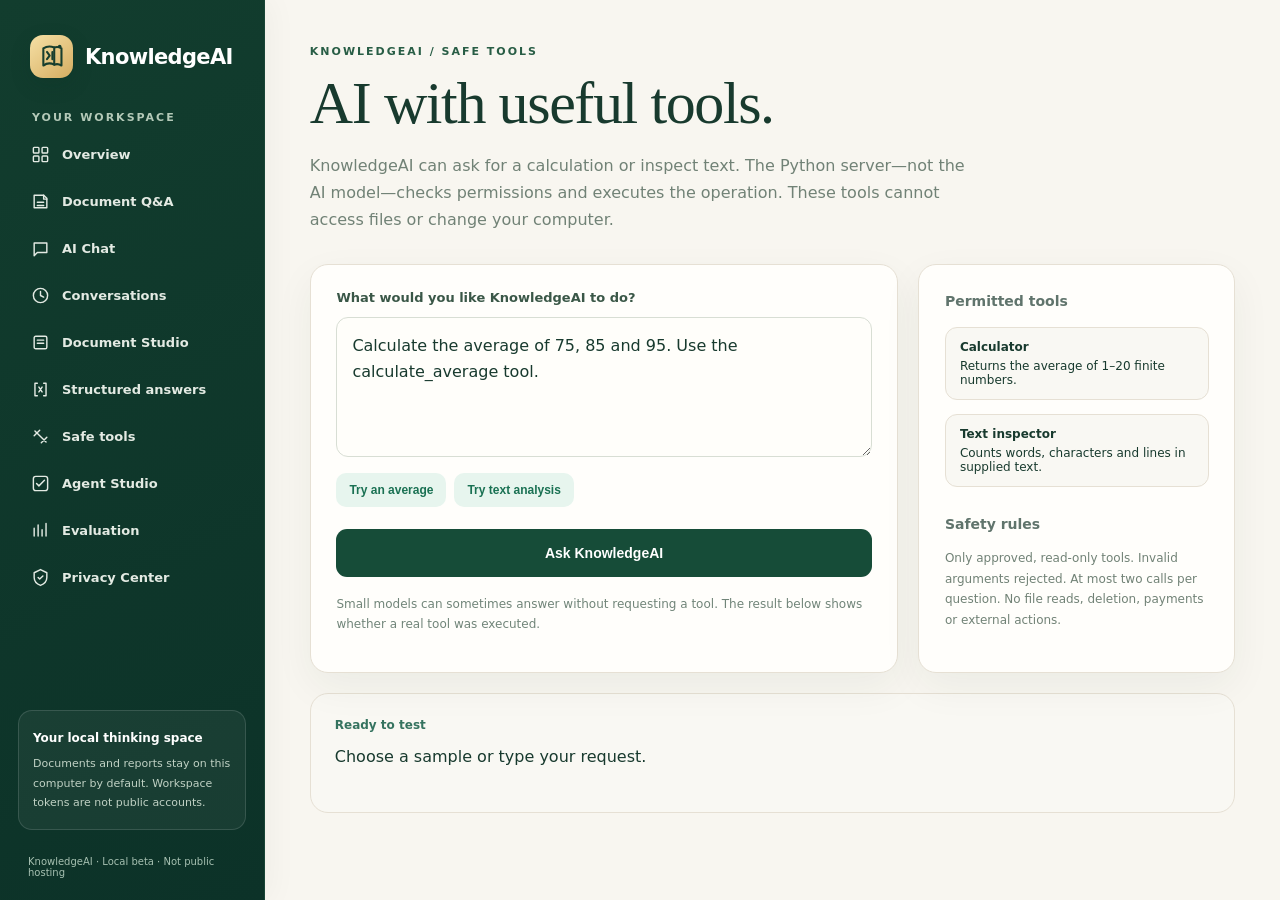
<file: frontend/tools.html>
<!doctype html>
<html lang="en"><head><meta charset="utf-8"><meta name="viewport" content="width=device-width, initial-scale=1"><title>KnowledgeAI · Safe Tools</title>
<style>
:root{font-family:Inter,system-ui,"Segoe UI",sans-serif;color:#203831;background:#f7faf7}*{box-sizing:border-box}body{margin:0;background:radial-gradient(circle at 5% 0%,#dcefe8,transparent 40%),#f7faf7}.shell{max-width:950px;margin:0 auto;padding:36px 20px 70px}.nav{display:flex;gap:13px;align-items:center;flex-wrap:wrap;margin-bottom:40px}.brand{font-size:23px;font-weight:850;letter-spacing:-.6px;margin-right:auto}.brand span{color:#1b9876}.nav a{color:#426b5c;font-weight:700;font-size:13px;text-decoration:none;padding:8px 10px;border-radius:8px}.nav a:hover{background:#e6f1eb}.eyebrow{letter-spacing:2px;font-size:11px;color:#239979;text-transform:uppercase;font-weight:800}h1{font-size:clamp(35px,6vw,60px);letter-spacing:-2px;margin:12px 0}p{line-height:1.65;color:#60746c}.lead{max-width:660px;font-size:16px}.grid{display:grid;grid-template-columns:1.3fr .7fr;gap:20px;margin-top:30px}.panel{background:#fff;border:1px solid #e1ebe5;border-radius:19px;box-shadow:0 16px 46px #1e56450a;padding:26px}label{display:block;font-weight:750;font-size:13px;margin-bottom:12px}textarea{width:100%;min-height:140px;padding:15px;border:1px solid #d0dfd4;border-radius:12px;resize:vertical;font:inherit;line-height:1.6;color:#203831}textarea:focus{outline:3px solid #a5e9d1}.actions{display:flex;gap:8px;flex-wrap:wrap;margin-top:12px}.chip{background:#e7f5ee;color:#1a7153;border:none;padding:10px 13px;border-radius:99px;font-weight:750;font-size:12px;cursor:pointer}.chip:hover{background:#cff0dc}.submit{width:100%;margin-top:22px;background:#127b5d;color:white;border:0;border-radius:12px;padding:16px;font-size:14px;font-weight:800;cursor:pointer}.submit:disabled{opacity:.6;cursor:wait}.card-title{font-size:14px;font-weight:800;margin:0 0 10px}.tool{margin-top:14px;padding:12px 14px;background:#f5faf7;border:1px solid #e0eee5;border-radius:12px;font-size:12px}.tool strong{display:block;margin-bottom:5px}.muted{font-size:12px;color:#739081}.result{margin-top:20px;background:#fff;border:1px solid #e1ebe5;border-radius:18px;padding:24px;min-height:120px}.result pre{white-space:pre-wrap;word-break:break-word;font:inherit;line-height:1.65;margin:12px 0}.state{font-weight:700;font-size:12px;color:#35735f}.trace{font:12px/1.65 ui-monospace,Consolas,monospace;white-space:pre-wrap;background:#f4f8f5;border-radius:10px;padding:12px;margin-top:12px}.error{color:#b83f3f}.fine{font-size:12px;color:#718579;margin-top:18px}@media(max-width:720px){.grid{grid-template-columns:1fr}.shell{padding-top:22px}.panel{padding:19px}}
</style><style id="kai-unified-theme">
/* KnowledgeAI Unified Interface · 2026
   Shared visual layer only. Feature logic and backend routes are unchanged. */
:root {
  color-scheme:light!important;
  --kai-forest:#103d2d;
  --kai-forest-deep:#0c3228;
  --kai-leaf:#28694d;
  --kai-ivory:#f8f6f0;
  --kai-white:#fffefb;
  --kai-copper:#a66f50;
  --kai-gold:#e9c46f;
  --kai-ink:#183a2e;
  --kai-muted:#718276;
  --kai-line:#e6e0d4;
  --kai-shadow:0 14px 40px rgba(27,58,42,.055);
}
html{background:var(--kai-ivory)!important}
body.kai-v2{background:var(--kai-ivory)!important;color:var(--kai-ink)!important;color-scheme:light!important;font-family:Inter,"Segoe UI",system-ui,-apple-system,sans-serif!important;padding-left:265px!important;min-height:100vh!important;max-width:none!important}
body.kai-v2 *,body.kai-v2 *:before,body.kai-v2 *:after{box-sizing:border-box}
body.kai-v2 a:focus-visible,body.kai-v2 button:focus-visible,body.kai-v2 input:focus-visible,body.kai-v2 textarea:focus-visible{outline:3px solid #d1aa58!important;outline-offset:3px}
body.kai-v2 a{text-underline-offset:3px}
/* Identical workspace navigation across existing legacy pages. */
#kai-unified-sidebar{position:fixed;left:0;top:0;bottom:0;width:265px;z-index:9000;overflow-y:auto;display:flex;flex-direction:column;gap:26px;padding:30px 18px 22px;color:#f7fbf5;background:linear-gradient(155deg,#123d2e,#0c3228);border-right:1px solid #194536;box-shadow:4px 0 30px #102c200b}
#kai-unified-sidebar .kai-brand{display:flex;align-items:center;gap:12px;padding:5px 12px;color:#fff!important;font-size:21px;font-weight:800;letter-spacing:-.65px;text-decoration:none!important;white-space:nowrap}
#kai-unified-sidebar .kai-logo{display:grid;place-items:center;flex:0 0 43px;width:43px;height:43px;border-radius:13px;background:linear-gradient(140deg,#f6e0a5,#d5ad61);color:#173e2e;box-shadow:0 7px 20px #092d222c}
#kai-unified-sidebar .kai-logo svg{width:29px;height:29px}
#kai-unified-sidebar .kai-section{padding:2px 14px 9px;font-size:11px;letter-spacing:2px;font-weight:800;color:#b4c9b8;text-transform:uppercase}
#kai-unified-sidebar .kai-menu{display:grid;gap:4px}
#kai-unified-sidebar .kai-menu a{display:flex;gap:12px;align-items:center;min-height:43px;padding:11px 13px;border-radius:12px;text-decoration:none!important;color:#e3eae3!important;font-size:13px;font-weight:650;transition:background .15s,transform .15s}
#kai-unified-sidebar .kai-menu a:hover{background:#ffffff17}
#kai-unified-sidebar .kai-menu a[aria-current="page"]{background:#2b6853;color:#fff!important;box-shadow:inset 3px 0 0 var(--kai-gold)}
#kai-unified-sidebar .kai-menu svg{flex:0 0 19px;width:19px;height:19px;fill:none;stroke:currentColor;stroke-width:1.8;stroke-linecap:round;stroke-linejoin:round}
#kai-unified-sidebar .kai-sidefooter{margin-top:auto;padding:17px 14px;border-radius:14px;border:1px solid #ffffff22;background:#ffffff0d;color:#c0d1c4;font-size:11px;line-height:1.75}
#kai-unified-sidebar .kai-sidefooter strong{display:block;color:#fff;font-size:12px;margin-bottom:5px}
#kai-unified-sidebar .kai-footnote{font-size:10px;color:#a6c0b1;padding:0 10px}
#kai-mobile-trigger{display:none}
#kai-nav-shade[hidden]{display:none!important}
/* Suppress ONLY duplicated page chrome. Do not hide functional data panels. */
body.kai-v2 > .layout{display:block!important;grid-template-columns:none!important;max-width:none!important;width:100%!important;margin:0!important;min-height:100vh}
body.kai-v2 > .layout > aside{display:none!important}
body.kai-v2 > .shell:not(.kai-conversations-shell){display:block!important;grid-template-columns:none!important;max-width:none!important;width:100%!important;margin:0!important}
body.kai-v2 > .shell > aside.sidebar{display:none!important}
body.kai-v2 > main.shell{max-width:1130px!important;padding:45px clamp(20px,3.5vw,55px) 75px!important}
body.kai-v2 > main.shell > nav.nav{display:none!important}
body.kai-v2 > header{display:none!important}
body.kai-v2 > aside{display:none!important}
body.kai-v2 .layout > main,body.kai-v2 .shell > main{min-width:0}
/* Conversation list remains visible: it is functional, not duplicated navigation. */
body.kai-v2.kai-conversations > .shell{display:grid!important;grid-template-columns:245px minmax(0,1fr)!important;width:100%!important;max-width:none!important;margin:0!important;background:var(--kai-ivory)!important}
body.kai-v2.kai-conversations > .shell > aside{background:#f0f1e9!important;border-right:1px solid var(--kai-line)!important;padding:26px 17px!important;color:var(--kai-ink)!important}
body.kai-v2.kai-conversations > .shell > aside .brand,body.kai-v2.kai-conversations > .shell > aside .nav{display:none!important}
/* Content rhythm & typography. */
body.kai-v2 h1{font-family:Georgia,"Times New Roman",serif!important;color:var(--kai-ink)!important;font-weight:500!important;letter-spacing:-1.4px!important;line-height:1.1!important}
body.kai-v2 h1 em,body.kai-v2 h1 span:not(.dot){color:var(--kai-copper)!important;font-style:normal}
body.kai-v2 h2,body.kai-v2 h3{color:var(--kai-ink)!important}
body.kai-v2 .eyebrow,body.kai-v2 .topline,body.kai-v2 .kicker{color:#285d45!important;font-weight:800!important;letter-spacing:2px!important;text-transform:uppercase}
body.kai-v2 .lead,body.kai-v2 .intro,body.kai-v2 .muted,body.kai-v2 .mini,body.kai-v2 .sub,body.kai-v2 .hint{color:var(--kai-muted)!important;line-height:1.7!important}
body.kai-v2 .main,body.kai-v2 main{color:var(--kai-ink)}
body.kai-v2 .panel,body.kai-v2 .card,body.kai-v2 .info-card,body.kai-v2 .chat-card,body.kai-v2 .ask-shell,body.kai-v2 .chat,body.kai-v2 .banner{background:var(--kai-white)!important;border:1px solid var(--kai-line)!important;border-radius:18px!important;box-shadow:var(--kai-shadow)!important;color:var(--kai-ink)!important}
body.kai-v2 .panel{padding:clamp(18px,2vw,27px)!important}
body.kai-v2 .primary,body.kai-v2 button.submit,body.kai-v2 button.send,body.kai-v2 .new-chat,body.kai-v2 button[type="submit"]:not(.secondary):not(.danger){background:#164c38!important;border-color:#164c38!important;color:#fff!important;border-radius:11px!important;font-weight:800!important;box-shadow:none!important}
body.kai-v2 .primary:hover:not(:disabled),body.kai-v2 button.submit:hover:not(:disabled),body.kai-v2 button.send:hover:not(:disabled){background:#28694d!important}
body.kai-v2 .secondary,body.kai-v2 button.outline,body.kai-v2 button:not(.primary):not(.danger):not(.submit):not(.send):not(.new-chat){border-radius:10px}
body.kai-v2 input:not([type="checkbox"]):not([type="radio"]),body.kai-v2 select,body.kai-v2 textarea{background:#fffefa!important;color:#183a2e!important;border-color:#d8ded4!important;accent-color:#28694d}
body.kai-v2 input::placeholder,body.kai-v2 textarea::placeholder{color:#91a097!important}
body.kai-v2 label{color:#3a5747!important}
body.kai-v2 a:not(#kai-unified-sidebar a){accent-color:#1d6848}
/* Component-specific refinements, preserving IDs, API requests and event listeners. */
body.kai-v2.kai-rag main{max-width:1220px!important;padding:46px clamp(20px,4vw,58px) 65px!important}
body.kai-v2.kai-rag .columns{gap:20px!important}
body.kai-v2.kai-rag .output,body.kai-v2.kai-rag .file{background:#f9f8f3!important;border:1px solid var(--kai-line)!important;color:var(--kai-ink)!important}
body.kai-v2.kai-rag .source{background:#f6f2e9!important;border-left:3px solid var(--kai-gold)!important;color:var(--kai-ink)!important}
body.kai-v2.kai-rag .source p,body.kai-v2.kai-rag .file small,body.kai-v2.kai-rag #status,body.kai-v2.kai-rag .answerLabel{color:#627b67!important}
body.kai-v2.kai-rag .notice{background:#f2efe5!important;border:1px solid #e6dfcc!important;color:#596b5b!important}
body.kai-v2.kai-rag .dot{background:#d7ae5b!important}
body.kai-v2.kai-rag input::file-selector-button{background:#e8eadf!important;color:#204b36!important;border:0;border-radius:9px;padding:10px}
body.kai-v2.kai-tools .tool,body.kai-v2.kai-tools .result,body.kai-v2.kai-tools .trace,body.kai-v2.kai-structured .answer,body.kai-v2.kai-conversations .notice{background:#f9f8f3!important;color:var(--kai-ink)!important;border-color:var(--kai-line)!important}
body.kai-v2.kai-chat .layout{background:transparent!important}
body.kai-v2.kai-chat .sidebar{display:none!important}
body.kai-v2.kai-chat .content{max-width:1350px!important}
body.kai-v2.kai-chat .main{background:var(--kai-ivory)!important}
body.kai-v2.kai-chat .topbar{background:transparent!important;border-color:var(--kai-line)!important}
body.kai-v2.kai-chat .bubble{background:#f8f8f2!important;border-color:var(--kai-line)!important;color:var(--kai-ink)!important}
body.kai-v2.kai-chat .message.user .bubble{background:#205b42!important;border-color:#205b42!important;color:#fff!important}
body.kai-v2.kai-chat .right-rail{min-width:0}
body.kai-v2.kai-agent .main{max-width:1280px;margin:0 auto;padding:45px clamp(20px,4vw,58px) 65px!important}
body.kai-v2.kai-agent .layout{display:grid!important;grid-template-columns:minmax(0,1.2fr) minmax(260px,.85fr);gap:20px!important}
body.kai-v2.kai-privacy main{padding:48px clamp(20px,5vw,72px)!important;max-width:1030px!important}
body.kai-v2.kai-evaluation .main{max-width:1160px;margin:0 auto;padding:46px clamp(20px,4vw,58px) 65px!important}
body.kai-v2.kai-conversations .shell > main{max-width:none!important}
body.kai-v2.kai-documents main,body.kai-v2.kai-structured main{max-width:1140px!important;padding:45px clamp(20px,4vw,58px) 70px!important;margin:0 auto!important}
body.kai-v2.kai-tools .eyebrow{color:#285d45!important}
/* Compact navigation on phones; no loss of workspace navigation. */
@media(max-width:1050px){body.kai-v2.kai-chat .content{grid-template-columns:minmax(0,1fr)!important}body.kai-v2.kai-chat .right-rail{display:none!important}body.kai-v2.kai-agent .layout{grid-template-columns:1fr!important}}
@media(max-width:820px){body.kai-v2{padding-left:0!important;padding-top:62px!important}#kai-unified-sidebar{width:min(290px,84vw);transform:translateX(-102%);transition:transform .22s ease;box-shadow:20px 0 60px #05190c35}body.kai-v2.kai-menu-open #kai-unified-sidebar{transform:translateX(0)}#kai-mobile-trigger{display:flex!important;position:fixed;z-index:9002;left:13px;top:10px;align-items:center;gap:9px;background:#123d2e;color:#fff;border:1px solid #35624b;border-radius:11px;padding:10px 15px;font-size:13px;font-weight:750;cursor:pointer}#kai-nav-shade:not([hidden]){position:fixed;z-index:8999;inset:0;background:#07190e99;display:block}body.kai-v2.kai-conversations > .shell{grid-template-columns:1fr!important}body.kai-v2.kai-conversations > .shell > aside{border-bottom:1px solid var(--kai-line)!important;border-right:0!important;min-height:0!important}body.kai-v2.kai-rag .columns{grid-template-columns:1fr!important}body.kai-v2.kai-agent .layout{grid-template-columns:1fr!important}body.kai-v2.kai-chat .content{padding:14px!important}body.kai-v2.kai-chat .chat-card{min-height:520px;max-height:none}body.kai-v2 .panel{padding:18px!important}}
@media(max-width:500px){body.kai-v2 h1{font-size:clamp(30px,8vw,44px)!important}body.kai-v2.kai-rag main,body.kai-v2.kai-agent .main,body.kai-v2.kai-evaluation .main{padding:30px 16px!important}body.kai-v2.kai-rag .columns{grid-template-columns:minmax(0,1fr)!important}body.kai-v2 .panel{border-radius:15px!important}}
@media(prefers-reduced-motion:reduce){#kai-unified-sidebar{transition:none!important}}

</style>
  <link rel="icon" type="image/png" sizes="32x32" href="[data-uri]">
</head><body class="kai-v2 kai-tools">
<!-- KAI_UNIFIED_SHELL_START: shared KnowledgeAI design; no feature/backend logic changed -->
<button type="button" id="kai-mobile-trigger" aria-controls="kai-unified-sidebar" aria-expanded="false" aria-label="Open workspace navigation">☰ <span>KnowledgeAI</span></button>
<div id="kai-nav-shade" hidden></div>
<div id="kai-unified-sidebar" role="navigation" aria-label="KnowledgeAI workspace navigation">
  <a class="kai-brand" href="/workspace" aria-label="KnowledgeAI Overview">
    <span class="kai-logo" aria-hidden="true"><svg viewBox="0 0 32 32" fill="none" stroke="currentColor" stroke-width="2.3" stroke-linecap="round" stroke-linejoin="round"><path d="M7 7v19c4-3 8-3 12-1V6C14 4 10 5 7 7Z"/><path d="M19 6c3-1 5-1 8 1v19c-3-2-5-2-8-1"/><path d="m11 11 3 4-3 4m6-8v8"/><circle cx="25" cy="5" r="2" fill="currentColor" stroke="none"/></svg></span>
    <span>KnowledgeAI</span>
  </a>
  <div><div class="kai-section">Your workspace</div>
    <div class="kai-menu" aria-label="Features">
      <a href="/workspace" data-route="workspace"><svg viewBox="0 0 24 24"><rect x="3" y="3" width="7" height="7" rx="1"/><rect x="14" y="3" width="7" height="7" rx="1"/><rect x="3" y="14" width="7" height="7" rx="1"/><rect x="14" y="14" width="7" height="7" rx="1"/></svg>Overview</a>
      <a href="/rag" data-route="rag"><svg viewBox="0 0 24 24"><path d="M4 4h12l4 4v12H4Z"/><path d="M16 4v5h4M8 13h8M8 17h8"/></svg>Document Q&amp;A</a>
      <a href="/chat" data-route="chat"><svg viewBox="0 0 24 24"><path d="M4 5h16v12H8l-4 4Z"/></svg>AI Chat</a>
      <a href="/conversations" data-route="conversations"><svg viewBox="0 0 24 24"><circle cx="12" cy="12" r="9"/><path d="M12 7v5l4 2"/></svg>Conversations</a>
      <a href="/documents" data-route="documents"><svg viewBox="0 0 24 24"><rect x="4" y="4" width="16" height="16" rx="2"/><path d="M8 9h8M8 13h8"/></svg>Document Studio</a>
      <a href="/structured" data-route="structured"><svg viewBox="0 0 24 24"><path d="M8 4H5v16h3M16 4h3v16h-3M10 9l4 6M14 9l-4 6"/></svg>Structured answers</a>
      <a href="/tools" data-route="tools"><svg viewBox="0 0 24 24"><path d="m5 5 14 14M4 11l7-7m2 16 7-7"/></svg>Safe tools</a>
      <a href="/agent" data-route="agent"><svg viewBox="0 0 24 24"><rect x="3" y="3" width="18" height="18" rx="3"/><path d="m7 12 3 3 7-7"/></svg>Agent Studio</a>
      <a href="/evaluation" data-route="evaluation"><svg viewBox="0 0 24 24"><path d="M4 19V9m5 10V5m5 14v-8m5 8V3"/></svg>Evaluation</a>
      <a href="/privacy" data-route="privacy"><svg viewBox="0 0 24 24"><path d="M12 2 4 6v6c0 5 3 8 8 10 5-2 8-5 8-10V6Z"/><path d="m9 12 2 2 4-4"/></svg>Privacy Center</a>
    </div>
  </div>
  <div class="kai-sidefooter"><strong>Your local thinking space</strong>Documents and reports stay on this computer by default. Workspace tokens are not public accounts.</div>
  <div class="kai-footnote">KnowledgeAI · Local beta · Not public hosting</div>
</div>
<!-- KAI_UNIFIED_SHELL_END -->

<main class="shell"><nav class="nav"><div class="brand">Knowledge<span>AI</span></div><a href="/chat">Chat</a><a href="/documents">Documents</a><a href="/structured">Structured answers</a><a href="/docs">API docs</a></nav>
<div class="eyebrow">KnowledgeAI / Safe tools</div><h1>AI with useful tools.</h1><p class="lead">KnowledgeAI can ask for a calculation or inspect text. The Python server—not the AI model—checks permissions and executes the operation. These tools cannot access files or change your computer.</p>
<div class="grid"><section class="panel"><label for="query">What would you like KnowledgeAI to do?</label><textarea id="query" maxlength="2000">Calculate the average of 75, 85 and 95. Use the calculate_average tool.</textarea><div class="actions"><button type="button" class="chip" data-preset="average">Try an average</button><button type="button" class="chip" data-preset="text">Try text analysis</button></div><button type="button" id="run" class="submit">Ask KnowledgeAI</button><p class="fine">Small models can sometimes answer without requesting a tool. The result below shows whether a real tool was executed.</p></section>
<aside class="panel"><p class="card-title">Permitted tools</p><div class="tool"><strong>Calculator</strong>Returns the average of 1–20 finite numbers.</div><div class="tool"><strong>Text inspector</strong>Counts words, characters and lines in supplied text.</div><p class="card-title" style="margin-top:26px">Safety rules</p><p class="muted">Only approved, read-only tools. Invalid arguments rejected. At most two calls per question. No file reads, deletion, payments or external actions.</p></aside></div>
<section class="result" aria-live="polite"><div class="state" id="state">Ready to test</div><pre id="answer">Choose a sample or type your request.</pre><div id="trace" class="trace" hidden></div></section></main>
<script>
"use strict";
const input=document.getElementById("query"),run=document.getElementById("run"),state=document.getElementById("state"),answer=document.getElementById("answer"),trace=document.getElementById("trace");
const samples={average:"Calculate the average of 75, 85 and 95. Use the calculate_average tool.",text:"Count the words and lines in this exact text using inspect_text: Hello world\nSecond line"};
document.querySelectorAll("[data-preset]").forEach(b=>b.addEventListener("click",()=>{input.value=samples[b.dataset.preset];input.focus()}));
run.addEventListener("click",async()=>{if(!input.value.trim())return;run.disabled=true;state.textContent="Asking the local AI…";state.classList.remove("error");answer.textContent="";trace.hidden=true;try{const r=await fetch("/api/tool-chat",{method:"POST",headers:{"Content-Type":"application/json"},body:JSON.stringify({message:input.value,history:[]})});const data=await r.json();if(!r.ok)throw Error(typeof data.detail==="string"?data.detail:"AI tool request failed");answer.textContent=data.answer;const used=data.tools_used||[];state.textContent=used.length?`Verified tool calls: ${used.length}`:"AI replied without executing a tool";trace.textContent=used.length?JSON.stringify(used,null,2):"No tool execution was reported.";trace.hidden=false}catch(e){state.textContent="Request unsuccessful";state.classList.add("error");answer.textContent=e.message||"Please try again."}finally{run.disabled=false}});
</script><script id="kai-unified-script">
/* KnowledgeAI navigation enhancement: UI only, no network requests or storage. */
(()=>{'use strict';
  const current=location.pathname.replace(/\/$/,'')||'/';
  for(const a of document.querySelectorAll('#kai-unified-sidebar .kai-menu a')){
    if(a.getAttribute('href')===current){a.setAttribute('aria-current','page');}
  }
  const button=document.getElementById('kai-mobile-trigger');
  const shade=document.getElementById('kai-nav-shade');
  function close(){document.body.classList.remove('kai-menu-open');button.setAttribute('aria-expanded','false');shade.hidden=true;}
  button.addEventListener('click',()=>{
    const open=!document.body.classList.contains('kai-menu-open');
    document.body.classList.toggle('kai-menu-open',open);
    button.setAttribute('aria-expanded',String(open));shade.hidden=!open;
  });
  shade.addEventListener('click',close);
  document.addEventListener('keydown',e=>{if(e.key==='Escape')close()});
})();

</script>
</body></html>
</file>
